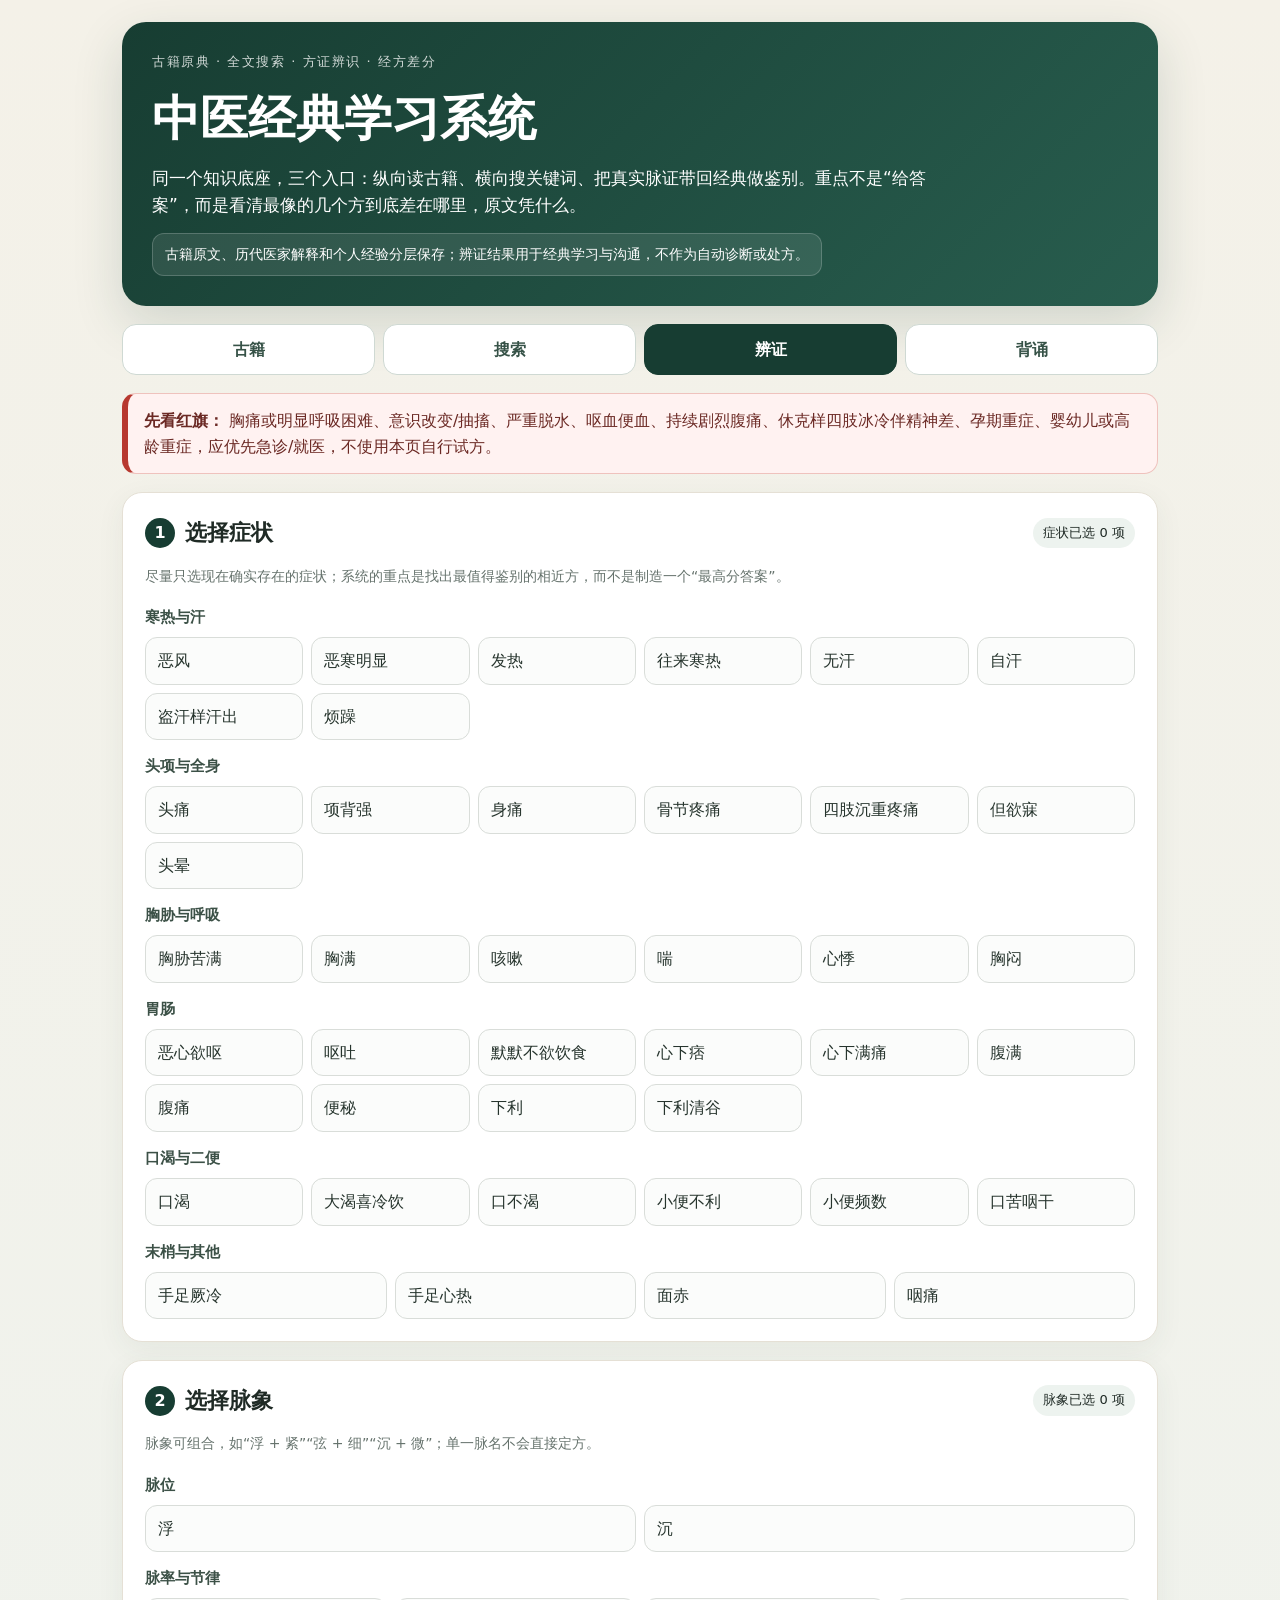
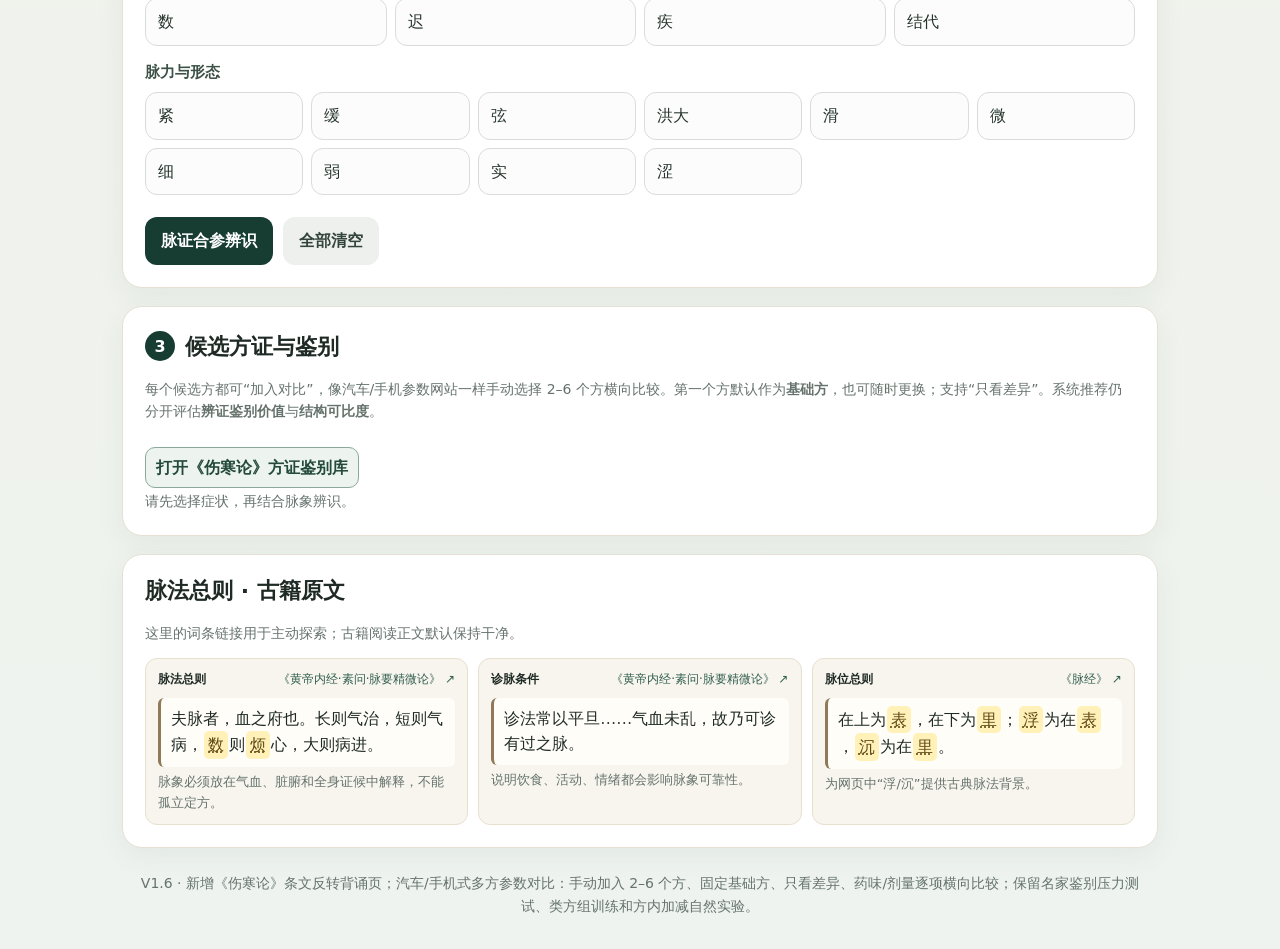
<file: index.html>
<!doctype html>
<html lang="zh-CN">
<head>
  <meta charset="utf-8">
  <meta name="viewport" content="width=device-width,initial-scale=1">
  <meta name="theme-color" content="#173d32">
  <title>中医经典学习与方证辨识</title>
  <link rel="stylesheet" href="styles.css">
  <link rel="stylesheet" href="terms.css">
  <link rel="stylesheet" href="workspace.css">
  <link rel="stylesheet" href="variation.css">
  <link rel="stylesheet" href="multi-compare.css">
</head>
<body>
<main class="wrap">
  <header class="hero">
    <div class="eyebrow">古籍原典 · 全文搜索 · 方证辨识 · 经方差分</div>
    <h1>中医经典学习系统</h1>
    <p>同一个知识底座，三个入口：纵向读古籍、横向搜关键词、把真实脉证带回经典做鉴别。重点不是“给答案”，而是看清最像的几个方到底差在哪里，原文凭什么。</p>
    <div class="hero-note">古籍原文、历代医家解释和个人经验分层保存；辨证结果用于经典学习与沟通，不作为自动诊断或处方。</div>
  </header>

  <nav class="mode-nav" aria-label="主功能"><button type="button" data-view="library">古籍</button><button type="button" data-view="search">搜索</button><button type="button" data-view="diagnosis">辨证</button><a href="recall.html">背诵</a></nav>

  <section class="app-view" data-view="library">
    <section class="panel">
      <div class="view-lead"><div><h2>古籍原典库</h2><p>点开书后直接进入正文；分卷书自动跳过根目录。阅读时保持原文干净，不自动把术语染成一片。</p></div><span id="bookStats" class="count">正在读取书目…</span></div>
      <div class="library-tools"><input id="bookFilter" class="book-filter" placeholder="筛书名 / 类别 / 医家…"><label class="import-label">加入多个 TXT<input id="txtImport" type="file" accept=".txt,text/plain" multiple></label><label class="import-label folder-import">选择 TXT 文件夹<input id="txtFolderImport" type="file" accept=".txt,text/plain" webkitdirectory directory multiple></label></div>
      <p id="importStatus" class="import-status" role="status">支持整个文件夹（包括子文件夹）的 TXT 批量导入；文件只存于当前浏览器，不上传服务器。同名书按文件夹路径区分。</p><p class="hint">公共古籍来源：中文维基文库（CC BY-SA，具体原作版权/版本状态以源页面为准）；你导入的 TXT 仅保存在当前浏览器 IndexedDB。每本书可查看来源、许可、字数和分卷抓取完整度。</p>
      <section id="importReviewPanel" class="import-review-panel" hidden aria-live="polite"></section>
      <div id="localBookList" class="book-list"></div>
    </section>
    <section id="readerPanel" class="panel reader-panel" hidden>
      <div class="reader-bar"><div><h3 id="readerTitle"></h3><p id="readerMeta"></p></div><div class="reader-actions"><button id="readerPrev" type="button">往前读</button><button id="readerBackToHit" type="button" hidden>回到命中处</button><input id="readerFind" placeholder="本书内查找"><button id="readerLookup" type="button" disabled>选中文字后查</button><button id="readerNext" type="button">往后读</button></div></div>
      <div id="readerBody" class="reader-body"></div>
    </section>
  </section>

  <section class="app-view" data-view="search">
    <section class="panel">
      <div class="view-lead"><div><h2>横向搜索古籍全文</h2><p>搜索结果只高亮你真正检索的词。倒排索引先缩小范围，默认严格确认前 80 个结果就先返回；已下载正文和索引会保存在浏览器缓存中，后续检索更快。</p></div></div>
      <div class="search-box"><input id="librarySearch" placeholder="例如：脉沉 口渴　\"胸胁苦满\"　脉沉 -烦　脉沉 OR 脉浮"><button id="librarySearchBtn" type="button">搜索</button></div>
      <p class="hint"><b>默认：</b>空格 = AND，字面量匹配，忽略大小写，顺序无关。 <b>扩展：</b><code>"原文短语"</code>、<code>-排除词</code>、<code>OR</code>。 <b>高级：</b><code>脉*</code>、<code>脉?</code> 为通配符；<code>/脉[浮沉]/</code> 为显式正则。简繁自动扩展，原文保持原样。</p>
      <div id="searchResults"><div class="empty">结果来自本站构建生成的古籍 TXT、你导入的本地 TXT，以及你自己的经验层；所有入口共用同一套搜索语义。</div></div>
    </section>
  </section>

  <section class="app-view" data-view="diagnosis">
    <section class="danger"><b>先看红旗：</b> 胸痛或明显呼吸困难、意识改变/抽搐、严重脱水、呕血便血、持续剧烈腹痛、休克样四肢冰冷伴精神差、孕期重症、婴幼儿或高龄重症，应优先急诊/就医，不使用本页自行试方。</section>
    <section class="panel"><div class="section-head"><div><span class="step">1</span><h2>选择症状</h2></div><span id="selectedCount" class="count">症状已选 0 项</span></div><p class="hint">尽量只选现在确实存在的症状；系统的重点是找出最值得鉴别的相近方，而不是制造一个“最高分答案”。</p><div id="groups"></div></section>
    <section class="panel"><div class="section-head"><div><span class="step">2</span><h2>选择脉象</h2></div><span id="pulseCount" class="count">脉象已选 0 项</span></div><p class="hint">脉象可组合，如“浮 + 紧”“弦 + 细”“沉 + 微”；单一脉名不会直接定方。</p><div id="pulseGroups"></div><div class="actions"><button id="calc">脉证合参辨识</button><button class="secondary" id="clear">全部清空</button></div></section>
    <section class="panel"><div class="section-head"><div><span class="step">3</span><h2>候选方证与鉴别</h2></div></div><p class="hint">每个候选方都可“加入对比”，像汽车/手机参数网站一样手动选择 2–6 个方横向比较。第一个方默认作为<b>基础方</b>，也可随时更换；支持“只看差异”。系统推荐仍分开评估<b>辨证鉴别价值</b>与<b>结构可比度</b>。</p><div id="results" class="empty">请先选择症状，再结合脉象辨识。</div></section>
    <section class="panel compact"><h2>脉法总则 · 古籍原文</h2><p class="hint">这里的词条链接用于主动探索；古籍阅读正文默认保持干净。</p><div id="generalClassics" class="classics general-classics"></div></section>
  </section>

  <footer>V1.6 · 新增《伤寒论》条文反转背诵页；汽车/手机式多方参数对比：手动加入 2–6 个方、固定基础方、只看差异、药味/剂量逐项横向比较；保留名家鉴别压力测试、类方组训练和方内加减自然实验。</footer>
</main>
<div id="termModal" class="term-modal" aria-hidden="true"><div id="termBody" class="term-dialog" role="dialog" aria-modal="true" aria-label="古籍词条"></div></div>
<div id="formulaLab" class="formula-lab"><div class="formula-dialog"><div id="comparePicker"></div><div id="formulaDiff"></div></div></div>
<script src="cache-setup.js"></script><script src="app.js"></script><script src="sources.js"></script><script src="terms.js"></script><script src="enhance.js"></script><script src="shanghan-catalog.generated.js"></script><script src="formula-data.js"></script><script src="compare.js"></script><script src="method-band.js"></script><script src="variation-lab.js"></script><script src="multi-compare.js"></script><script src="books/manifest.js"></script><script src="search-engine.js"></script><script src="local-library-store.js"></script><script src="shared-corpus-search.js"></script><script src="import-review-core.js"></script><script src="import-review.js"></script><script src="library.js"></script>
</body>
</html>
</file>
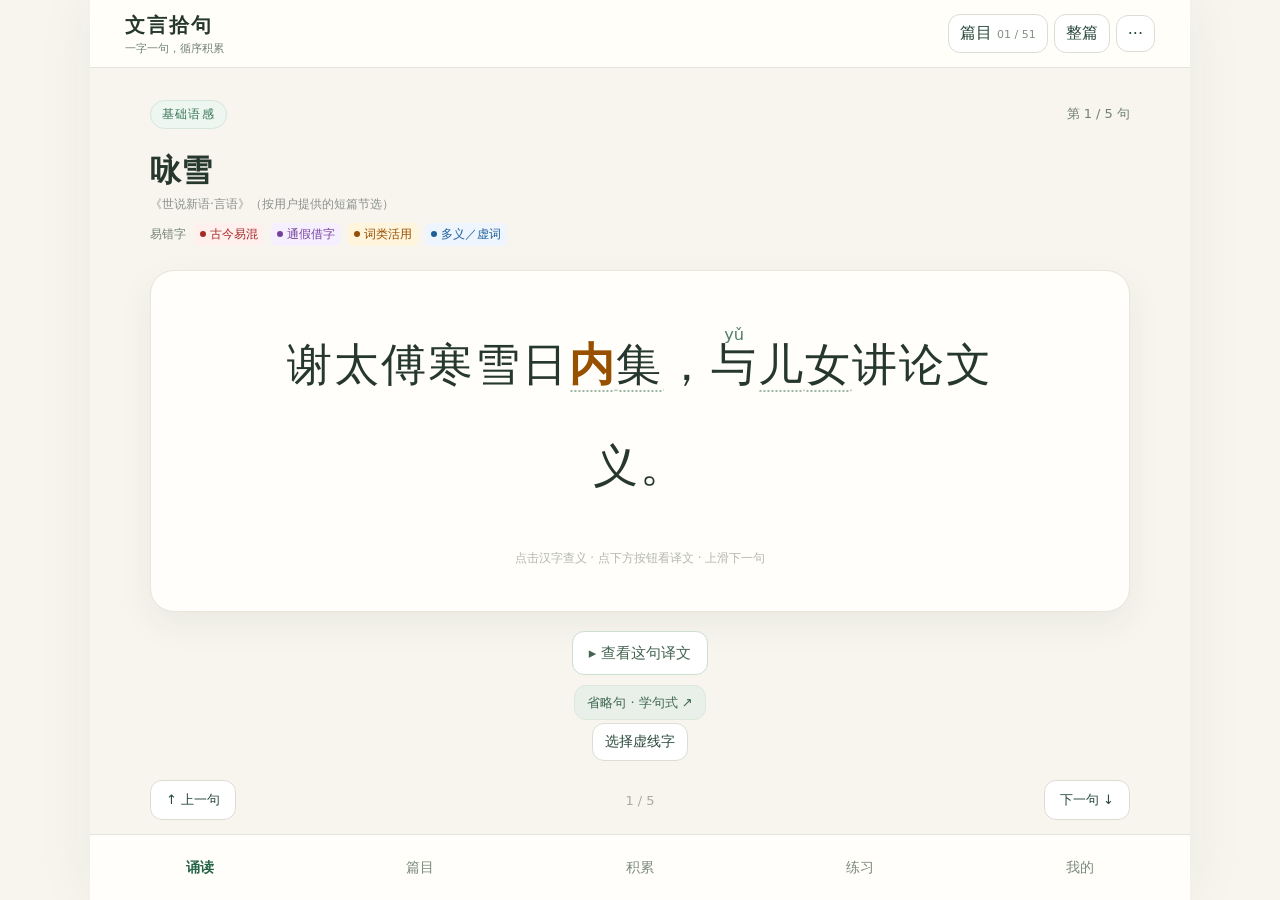
<file: wenyan/index.html>
<!doctype html>
<html lang="zh-CN"><head><meta charset="utf-8"><meta name="viewport" content="width=device-width,initial-scale=1,viewport-fit=cover"><meta name="theme-color" content="#f8f5ec"><title>文言拾句 - 初中文言文逐字翻译与练习</title><meta name="description" content="初中文言文原文、逐字释义、逐句翻译、趣味闯关与易错辨析。适合初中生自主学习。"><link rel="stylesheet" href="site-integration.css?build=20261121-owner1"><link rel="stylesheet" href="style.css?build=20261121-position-highlights1"><link rel="stylesheet" href="study-explorer.css?build=20261119-translations3"><link rel="stylesheet" href="study-editor.css?build=20261110-expand1"><link rel="stylesheet" href="translation-risks.css?build=20261121-risks1"><link rel="stylesheet" href="translation-mistakes.css?build=20261121-mistakes1"></head>
<body><div id="app">
<header><div class="brand"><b>文言拾句</b><small>一字一句，循序积累</small></div><div class="actions"><button id="choose">篇目 <span id="count">01 / 51</span></button><button id="mode" aria-label="切换逐句或整篇模式">整篇</button><button id="more">···</button></div></header>
<main id="stage">
<section id="single" class="single">
<div class="readtop"><span id="level">基础语感</span><span id="progress">第 1 / 5 句</span></div>
<h1 id="title">咏雪</h1><div id="source" class="source">《世说新语·言语》</div>
<div id="riskLegendSingle"></div>
<div class="card" id="card" tabindex="0" role="button" aria-label="点击查看译文，向上滑动读下一句"><div id="sentence" class="sentence">谢太傅寒雪日内集，与儿女讲论文义。</div><div id="translation" class="translation" hidden>谢太傅在寒冷的雪天召集家人，和子侄辈谈论文章的义理。</div><div id="tapHelp" class="taphelp">点击汉字查义 · 点下方按钮看译文</div></div><button id="showTranslation" type="button" class="translation-launch" aria-expanded="false" aria-controls="translation">▸ 查看这句译文</button>
<div id="grammarRow" class="grammarrow"></div><button id="chooseHighlights" type="button" class="highlight-launch">选择虚线字</button><button id="missionLaunch" type="button" class="mission-launch" hidden>🧩 趣味闯关 · 两道小题</button>
<div class="readfoot"><button id="prev">↑ 上一句</button><span id="dots"></span><button id="next">下一句 ↓</button></div>
</section>
<section id="whole" class="whole" hidden><div class="wholehead"><div><span id="wholeLevel"></span><h1 id="wholeTitle"></h1><small id="wholeSource"></small></div><div class="whole-actions"><button id="chooseHighlightsWhole" type="button">选择虚线字</button><button id="hideAll">隐藏译文</button></div></div><div id="riskLegendWhole"></div><div id="wholeBody"></div><button id="missionLaunchWhole" type="button" class="mission-launch" hidden>🧩 趣味闯关 · 两道小题</button><div class="wholehint">每个汉字都能点击查义；也可点每句下方的“译文 ▾”按钮查看译文。</div><div class="wenyan-ad" data-wenyan-ad="afterReading" hidden></div></section>
</main>
<nav class="bottom"><button id="homeTab" class="active">诵读</button><button id="libraryTab">篇目</button><button id="reviewTab">积累</button><button id="practiceTab" type="button">练习</button><button id="settingsTab">我的</button></nav>
<div id="overlay" class="overlay" hidden><div id="modal" class="modal" role="dialog" aria-modal="true"><div class="modalHead"><b id="modalTitle">篇目</b><button id="close" aria-label="关闭">✕</button></div><div id="modalContent"></div></div></div>
</div>
<script src="data-basic.js?build=20261111-character1"></script><script src="data-classic.js?build=20261110b"></script><script src="data-extra.js?build=20261110e"></script><script src="data-junior.js?build=20261111-junior10"></script><script src="data-junior-batch2a.js?build=20261112-graded15a1"></script><script src="data-junior-batch2b.js?build=20261112-graded15b1"></script><script src="data-junior-batch2c.js?build=20261115-guanchao-expanded1"></script><script src="data-chushi-full.js?build=20261115-reverse2"></script><script src="study-annotations.js?build=20261110-yu3"></script><script src="pinyin.js?build=20261121-linked"></script><script src="study-editor.js?build=20261113-fastclassics"></script><script src="study-verified-characters.js?build=20261111-char1"></script><script src="study-junior-glosses.js?build=20261113-all51"></script><script src="translation-risks.js?build=20261121-risks2"></script><script src="translation-mistakes.js?build=20261121-mistakes3"></script><script src="site-config.js?build=20261121-owner1"></script><script src="site-integration.js?build=20261121-entrysplit1"></script><script src="app.js?build=20261121-owner1"></script><script src="study-crosslesson.js?build=20261111-semantic-fixes"></script><script src="study-verified-extra.js?build=20261111-character1"></script><script src="study-verified-more2.js?build=20261111-common5"></script><script src="study-verified-common3.js?build=20261111-audit1"></script><script src="study-verified-corpus.js?build=20261111-character1"></script><script src="study-verified-batch4.js?build=20261111-audit4"></script><script src="study-verified-batch5.js?build=20261111-audit5"></script><script src="study-verified-batch6.js?build=20261111-audit6"></script><script src="study-verified-batch7.js?build=20261111-verified7"></script><script src="study-verified-batch8.js?build=20261112-zhu1"></script><script src="study-verified-batch9.js?build=20261113-intellect1"></script><script src="study-verified-batch10.js?build=20261113-zhi8"></script><script src="study-verified-batch11.js?build=20261114-jigai5"></script><script src="study-verified-batch12.js?build=20261114-jing-diameter"></script><script src="study-lesson-character-glosses.js?build=20261114-origin-allwords"></script><script src="study-reference-dictionary.js?build=20261121-ref-linked"></script><script src="study-chushi-character-glosses.js?build=20261115-reverse2"></script><script src="study-guanchao-reverse-glosses.js?build=20261115-guanchao-203"></script><script src="study-complete-glosses.js?build=20261119-all6446b"></script><script src="study-school-examples.js?build=20261121-school1"></script><script src="study-translated-classics.js?build=20261119-man12"></script><script src="study-grammar-more.js?build=20261111-audit1"></script><script src="junior-curriculum.js?build=20261111-ladder1"></script><script src="study-candidate-quality.js?build=20261114-punctuated1"></script><script src="study-linked-translations.js?build=20261121-linked1"></script><script src="study-explorer.js?build=20261121-mistakes1"></script>
</body></html>
</file>
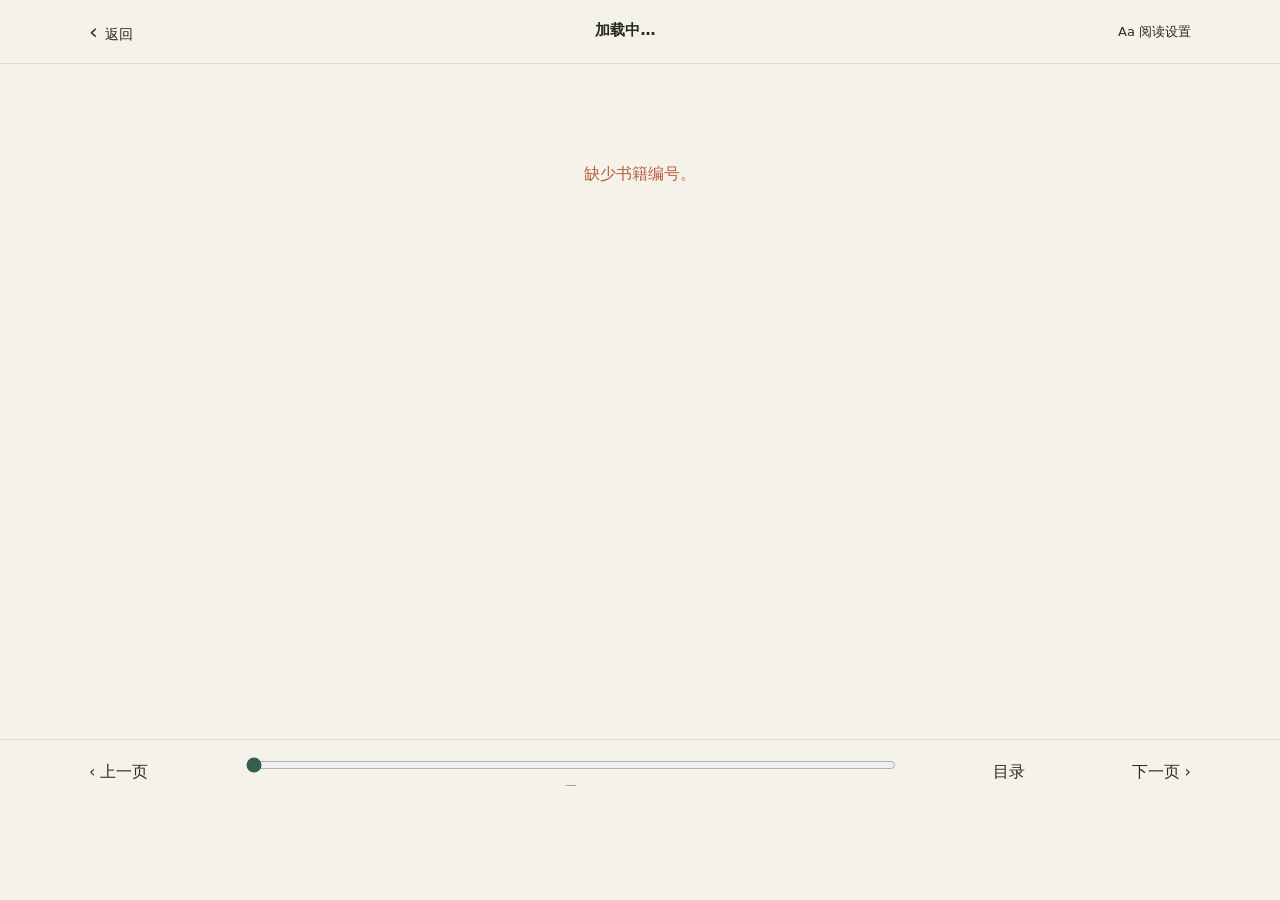
<file: reader.html>
<!doctype html>
<html lang="zh-CN"><head><meta charset="utf-8"><meta name="viewport" content="width=device-width,initial-scale=1">
<meta name="theme-color" content="#f5f2e9"><title>古籍阅读 · 中医经典学习系统</title><link rel="stylesheet" href="reader.css"></head>
<body class="reading-day">
<header class="reader-top">
  <button id="goBack" type="button" title="返回书库或搜索结果">‹ <span>返回</span></button>
  <div class="reader-titles"><strong id="bookTitle">加载中…</strong><small id="bookInfo"></small></div>
  <button id="settingsToggle" type="button">Aa 阅读设置</button>
</header>
<aside id="settings" class="reader-settings" hidden>
  <label>字号 <button id="fontDown" type="button">A−</button><output id="fontSize">21</output><button id="fontUp" type="button">A＋</button></label>
  <label>背景 <button id="themeDay" type="button">纸张</button><button id="themeNight" type="button">夜间</button></label>
</aside>
<main id="readerMain" class="reader-main">
  <div id="loading" class="reader-message">正在打开古籍正文…</div>
  <article id="textBody" class="book-paper" aria-label="古籍正文" hidden></article>
  <div id="readerError" class="reader-error" hidden></div>
</main>
<footer class="reader-bottom">
  <button id="prevPage" type="button">‹ 上一页</button>
  <div class="reader-progress">
    <input id="progressSlider" type="range" min="0" max="1000" value="0" aria-label="阅读进度">
    <small id="progressLabel">—</small>
  </div>
  <button id="tocToggle" type="button">目录</button>
  <button id="nextPage" type="button">下一页 ›</button>
</footer>
<aside id="tocPanel" class="toc-panel" hidden>
 <div class="toc-head"><strong>本书目录</strong><button id="tocClose" type="button">关闭</button></div>
 <div id="tocContents" class="toc-list"></div>
</aside>
<script src="books/manifest.js"></script><script src="search-engine.js"></script><script src="local-library-store.js"></script><script src="reader.js"></script>
</body></html>
</file>
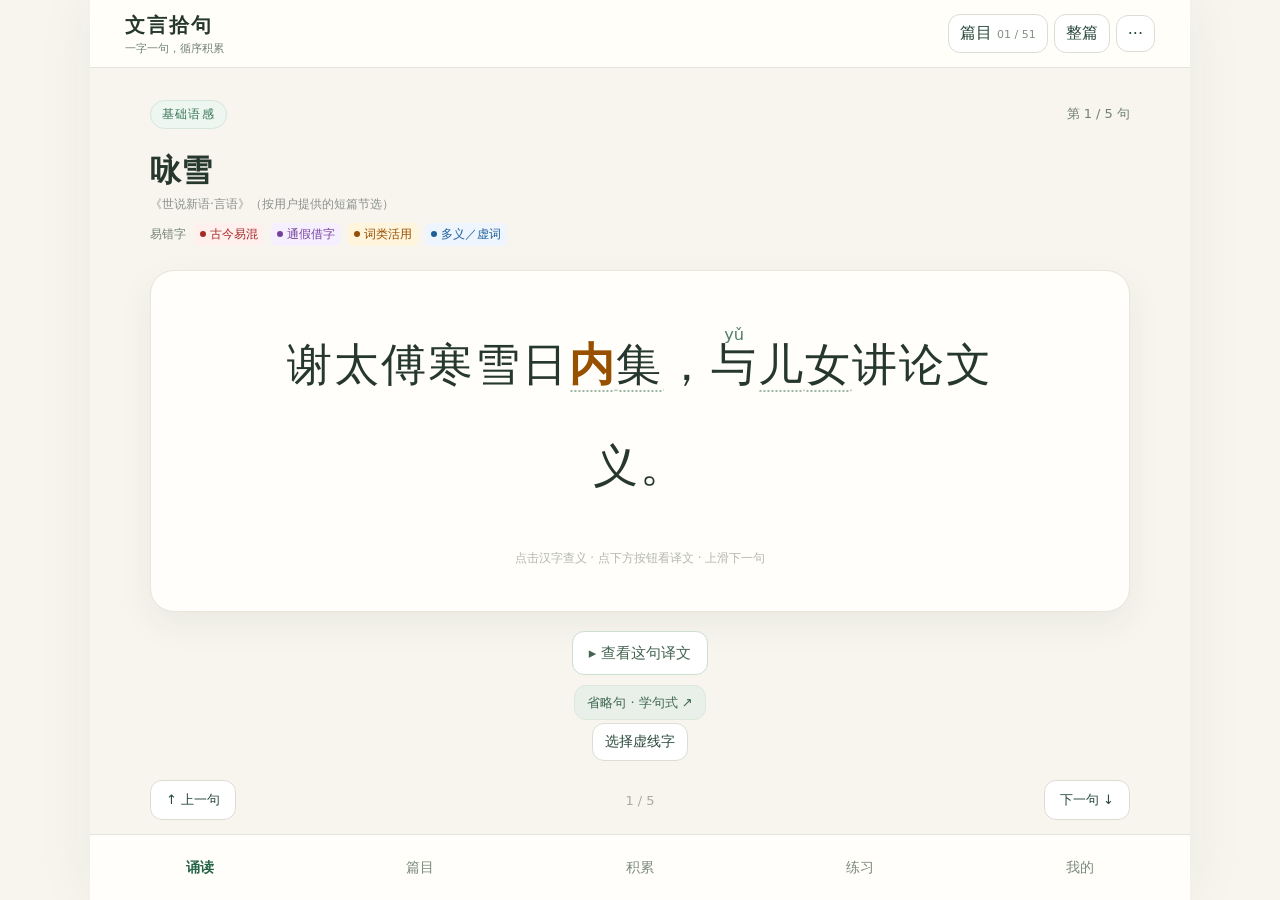
<file: wenyan/entry-char1-chatgpt.html>
<!doctype html>
<html lang="zh-CN"><head>
<meta charset="utf-8"><meta name="viewport" content="width=device-width,initial-scale=1">
<meta name="robots" content="noindex,follow">
<title>文言拾句 · 经典学习入口</title>
<link rel="canonical" href="https://junweiqu-png.github.io/shanghan-selector/wenyan/">
<script>location.replace("./?v=20261111-char1&utm_source=chatgpt.com"+location.hash);</script>
<noscript><meta http-equiv="refresh" content="0;url=./?v=20261111-char1&amp;utm_source=chatgpt.com"></noscript>
</head><body><p>正在打开文言拾句 经典学习入口…</p>
<a href="./?v=20261111-char1&amp;utm_source=chatgpt.com">继续访问</a></body></html>
</file>
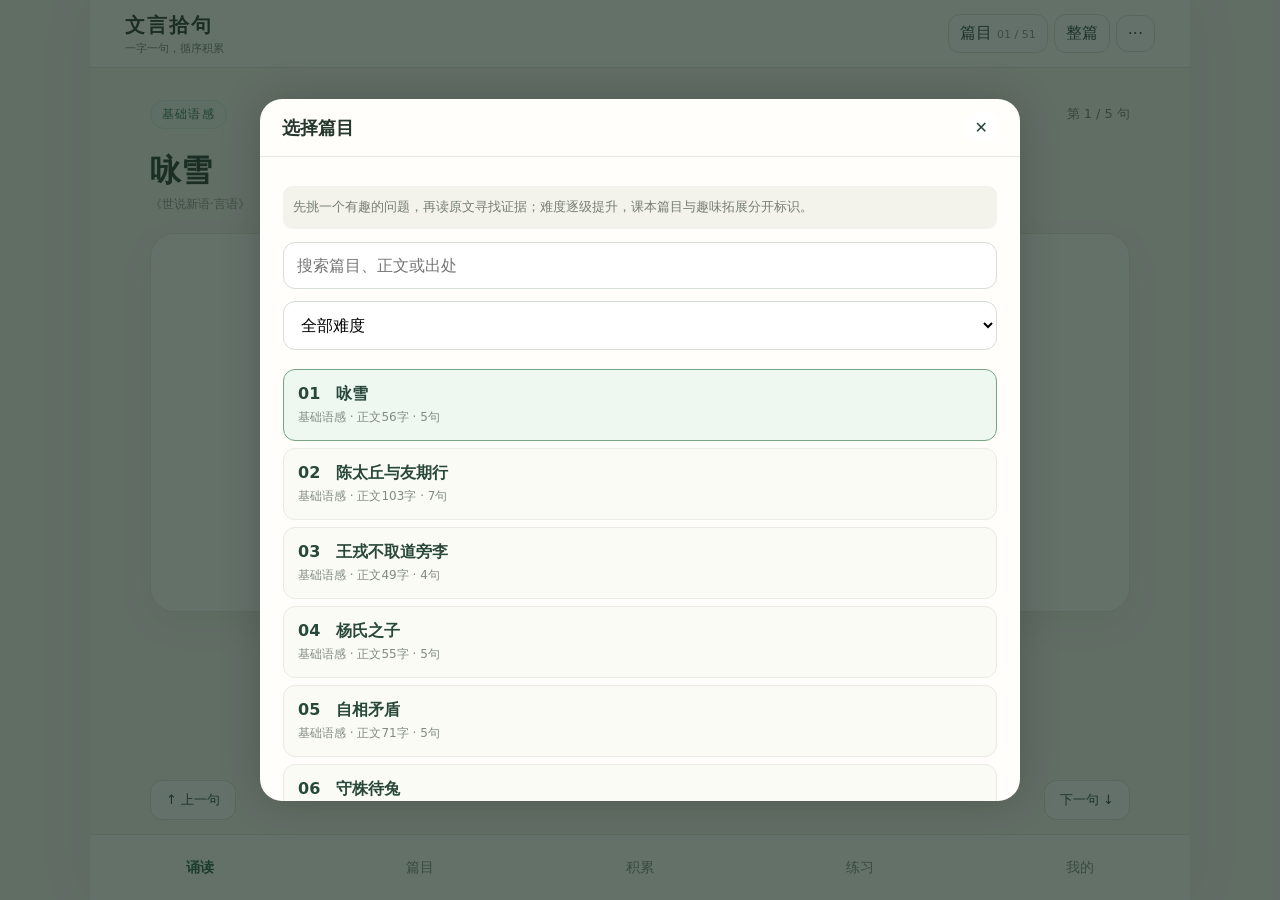
<file: wenyan/entry-library.html>
<!doctype html>
<html lang="zh-CN"><head>
<meta charset="utf-8"><meta name="viewport" content="width=device-width,initial-scale=1">
<meta name="robots" content="noindex,follow">
<title>文言拾句 · 篇目列表</title>
<link rel="canonical" href="https://junweiqu-png.github.io/shanghan-selector/wenyan/">
<script>location.replace("./?view=library"+location.hash);</script>
<noscript><meta http-equiv="refresh" content="0;url=./?view=library"></noscript>
</head><body><p>正在打开文言拾句 篇目列表…</p>
<a href="./?view=library">继续访问</a></body></html>
</file>
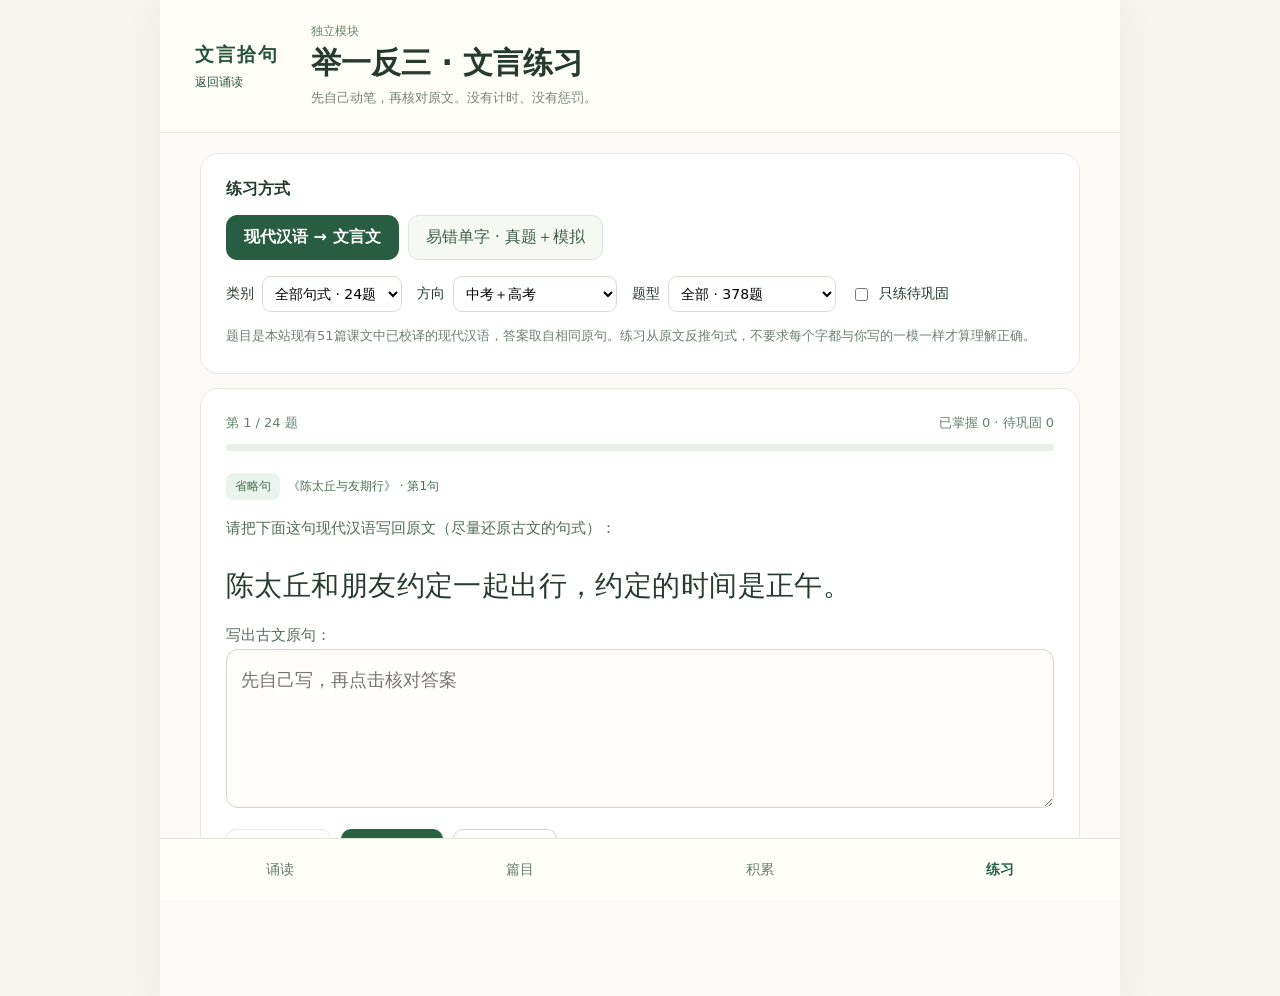
<file: wenyan/practice.html>
<!doctype html>
<html lang="zh-CN">
<head><meta charset="utf-8"><meta name="viewport" content="width=device-width,initial-scale=1,viewport-fit=cover">
<meta name="theme-color" content="#f8f5ec"><title>文言拾句 · 练习</title>
<link rel="stylesheet" href="practice.css?build=20261115-mock1"><link rel="stylesheet" href="translation-mistakes.css?build=20261121-mistakes1"></head>
<body>
<div class="page">
<header class="site-header"><a href="./" class="brand"><b>文言拾句</b><small>返回诵读</small></a>
<div><span class="eyebrow">独立模块</span><h1>举一反三 · 文言练习</h1><p>先自己动笔，再核对原文。没有计时、没有惩罚。</p></div></header>
<main>
<section class="intro"><h2>练习方式</h2><div id="modes" class="mode-picker" role="group" aria-label="选择练习类型">
<button type="button" data-mode="reverse" class="current">现代汉语 → 文言文</button>
<button type="button" data-mode="exam">易错单字 · 真题＋模拟</button></div>
<div class="filters"><label>类别 <select id="topicFilter" aria-label="按句式筛选"><option value="all">全部句式</option></select></label>
<label id="levelWrap" hidden>方向 <select id="examLevel"><option value="all">中考＋高考</option><option value="中考">中考方向（含模拟）</option><option value="高考">高考真题／拆解</option></select></label>
<label id="questionTypeWrap" hidden>题型 <select id="questionType" aria-label="选择原题、真题拆解或模拟题"><option value="all">全部题目</option><option value="original">考试原题</option><option value="adapted">真题考点拆解</option><option value="mock">课文模拟题</option></select></label>
<label class="weak-filter"><input type="checkbox" id="weakOnly"> 只练待巩固</label></div>
<div class="batch-actions" id="batchActions" hidden><button id="shuffleBatch" type="button" hidden>🎲 随机换一批（10题）</button><span id="batchInfo" class="batch-info" hidden aria-live="polite"></span></div>
<p class="explain" id="modeExplainer"></p></section>
<section class="workout" aria-live="polite">
<div class="work-head"><span id="position"></span><span id="score"></span></div>
<div class="progress" role="progressbar" aria-label="本组练习进度"><span id="progressBar"></span></div>
<div id="questionRegion"><noscript>请启用 JavaScript 后练习。</noscript></div>
</section>
</main>
<nav class="bottom" aria-label="学习模块"><a href="./">诵读</a><a href="./?view=library">篇目</a><a href="./?view=review">积累</a><a href="practice.html" class="active" aria-current="page">练习</a></nav>
</div>
<script src="data-basic.js?build=20261111-character1"></script>
<script src="data-classic.js?build=20261110b"></script>
<script src="data-extra.js?build=20261110e"></script>
<script src="data-junior.js?build=20261111-junior10"></script>
<script src="data-junior-batch2a.js?build=20261112-graded15a1"></script>
<script src="data-junior-batch2b.js?build=20261112-graded15b1"></script>
<script src="data-junior-batch2c.js?build=20261115-guanchao-expanded1"></script>
<script src="data-chushi-full.js?build=20261115-reverse2"></script>
<script src="practice-data.js?build=20261115-chushi-full1"></script>
<script src="translation-mistakes.js?build=20261121-mistakes3"></script><script src="practice.js?build=20261121-mistakes1"></script>
<script src="site-config.js?build=20261121-owner1"></script><script src="site-integration.js?build=20261121-owner1"></script>
</body></html>
</file>
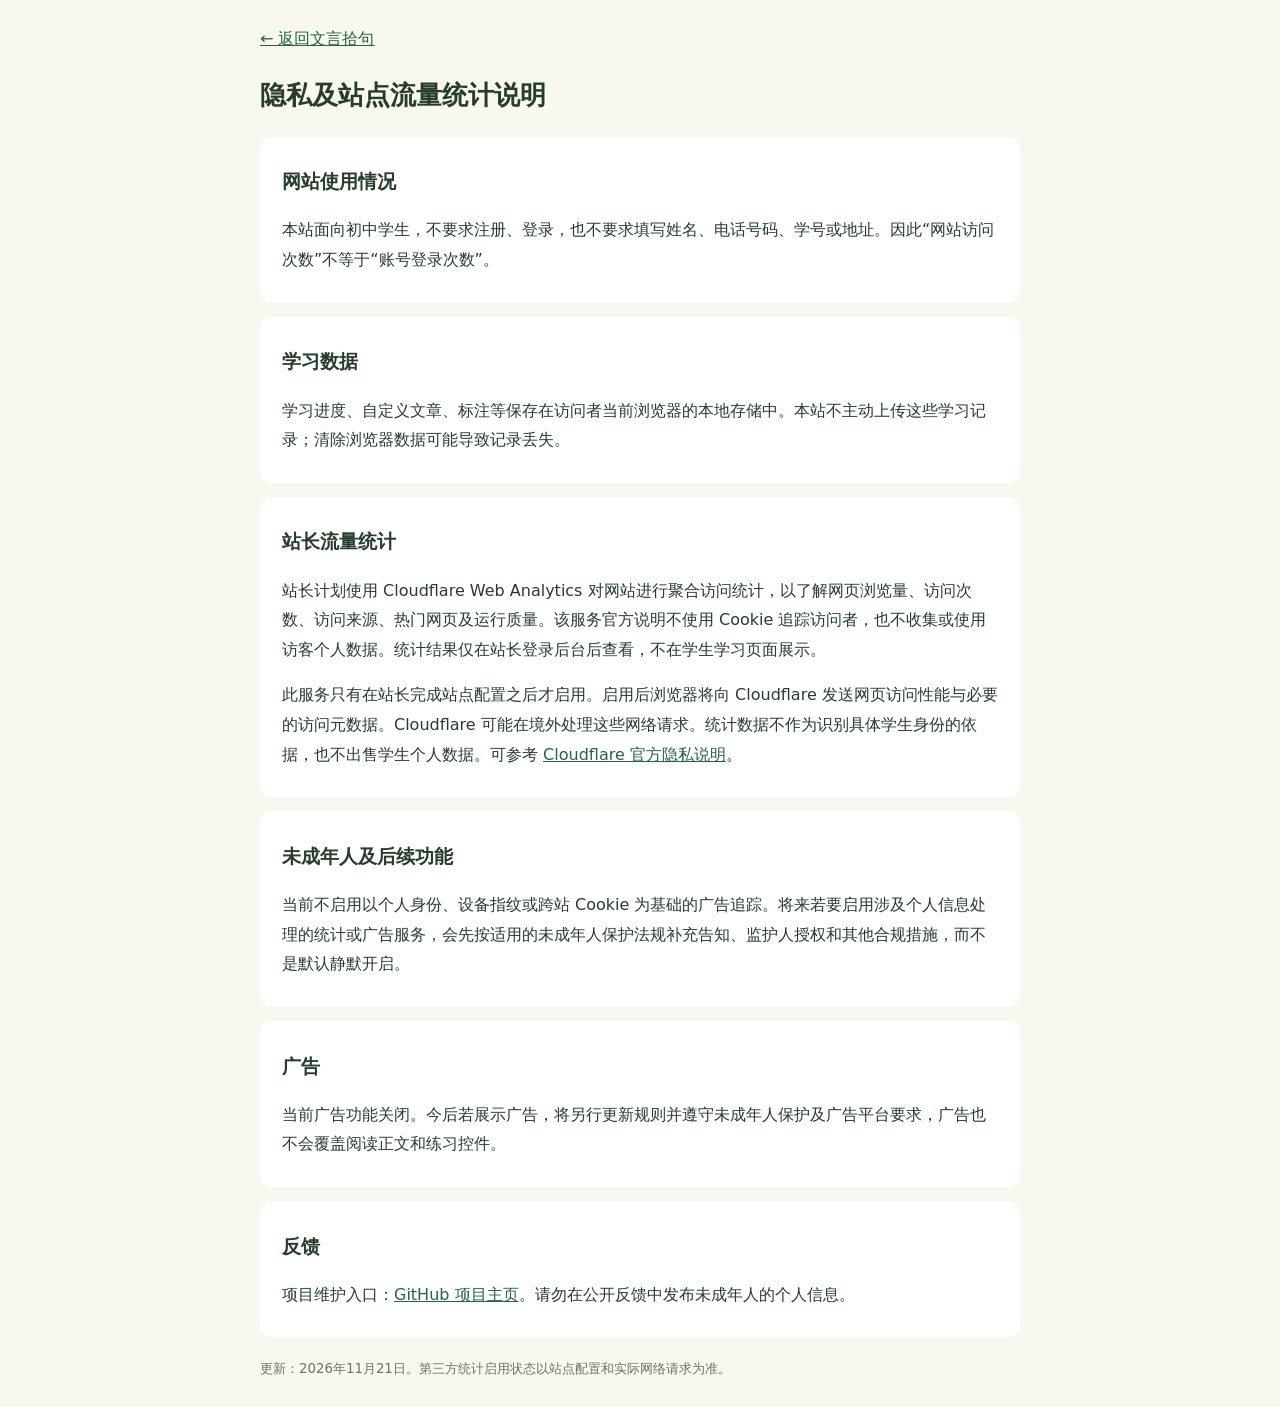
<file: wenyan/privacy.html>
<!doctype html>
<html lang="zh-CN">
<head><meta charset="utf-8"><meta name="viewport" content="width=device-width,initial-scale=1"><title>隐私及站点流量统计说明 - 文言拾句</title>
<style>body{max-width:760px;margin:24px auto;padding:0 18px;font:16px/1.85 system-ui,-apple-system,"Microsoft Yahei",sans-serif;background:#f8f7f0;color:#263d2d}h1{font-size:26px}h2{font-size:19px}a{color:#246448}section{background:white;border-radius:12px;padding:12px 22px;margin-bottom:14px}small{color:#657768}</style>
</head>
<body><p><a href="./">← 返回文言拾句</a></p><h1>隐私及站点流量统计说明</h1>
<section><h2>网站使用情况</h2><p>本站面向初中学生，不要求注册、登录，也不要求填写姓名、电话号码、学号或地址。因此“网站访问次数”不等于“账号登录次数”。</p></section>
<section><h2>学习数据</h2><p>学习进度、自定义文章、标注等保存在访问者当前浏览器的本地存储中。本站不主动上传这些学习记录；清除浏览器数据可能导致记录丢失。</p></section>
<section><h2>站长流量统计</h2><p>站长计划使用 Cloudflare Web Analytics 对网站进行聚合访问统计，以了解网页浏览量、访问次数、访问来源、热门网页及运行质量。该服务官方说明不使用 Cookie 追踪访问者，也不收集或使用访客个人数据。统计结果仅在站长登录后台后查看，不在学生学习页面展示。</p><p>此服务只有在站长完成站点配置之后才启用。启用后浏览器将向 Cloudflare 发送网页访问性能与必要的访问元数据。Cloudflare 可能在境外处理这些网络请求。统计数据不作为识别具体学生身份的依据，也不出售学生个人数据。可参考 <a href="https://developers.cloudflare.com/web-analytics/about/" target="_blank" rel="noopener noreferrer">Cloudflare 官方隐私说明</a>。</p></section>
<section><h2>未成年人及后续功能</h2><p>当前不启用以个人身份、设备指纹或跨站 Cookie 为基础的广告追踪。将来若要启用涉及个人信息处理的统计或广告服务，会先按适用的未成年人保护法规补充告知、监护人授权和其他合规措施，而不是默认静默开启。</p></section>
<section><h2>广告</h2><p>当前广告功能关闭。今后若展示广告，将另行更新规则并遵守未成年人保护及广告平台要求，广告也不会覆盖阅读正文和练习控件。</p></section>
<section><h2>反馈</h2><p>项目维护入口：<a href="https://github.com/junweiqu-png/shanghan-selector">GitHub 项目主页</a>。请勿在公开反馈中发布未成年人的个人信息。</p></section>
<p><small>更新：2026年11月21日。第三方统计启用状态以站点配置和实际网络请求为准。</small></p>
</body></html>
</file>
<file: styles.css>
:root{font-family:Inter,system-ui,-apple-system,"Segoe UI","PingFang SC","Microsoft YaHei",sans-serif;color:#1f2a25;background:#f4f1e8;line-height:1.6}*{box-sizing:border-box}body{margin:0;background:linear-gradient(#f4f1e8,#eef3ef)}.wrap{max-width:1080px;margin:auto;padding:22px}.hero{background:linear-gradient(135deg,#173d32,#285d4e);color:#fff;border-radius:24px;padding:30px;box-shadow:0 18px 50px #173d3228}.eyebrow{font-size:13px;letter-spacing:.12em;opacity:.8}.hero h1{font-size:clamp(30px,5vw,48px);margin:.15em 0}.hero p{max-width:780px;font-size:17px;margin:8px 0 14px}.hero-note{display:inline-block;background:#ffffff18;border:1px solid #ffffff30;border-radius:12px;padding:9px 12px;font-size:14px}.danger{margin:18px 0;background:#fff2f1;border:1px solid #efc2bd;border-left:6px solid #b7382f;border-radius:14px;padding:14px 16px;color:#6b2924}.panel{background:#fff;border:1px solid #e5e0d5;border-radius:20px;padding:22px;margin-top:18px;box-shadow:0 8px 28px #314a3d10}.compact{padding-top:18px}.section-head{display:flex;justify-content:space-between;gap:12px;align-items:center}.section-head>div{display:flex;align-items:center;gap:10px}.step{display:grid;place-items:center;width:30px;height:30px;border-radius:50%;background:#173d32;color:#fff;font-weight:700}h2{margin:0;font-size:22px}.hint,.empty,footer{color:#66736d;font-size:14px}.count{font-size:13px;background:#edf3ef;border-radius:999px;padding:5px 10px}.group{margin-top:18px}.group h3{font-size:15px;margin:0 0 8px;color:#3c5147}.sym-grid{display:grid;grid-template-columns:repeat(auto-fit,minmax(150px,1fr));gap:8px}.sym{appearance:none;border:1px solid #d9ddd9;background:#fbfcfb;color:#26342d;border-radius:12px;padding:10px 12px;text-align:left;cursor:pointer;transition:.15s}.sym:hover{border-color:#7f9d8e}.sym.on{background:#173d32;color:#fff;border-color:#173d32;box-shadow:0 3px 10px #173d3220}.actions{display:flex;gap:10px;flex-wrap:wrap;margin-top:22px}button{font:inherit}#calc,.secondary{border:0;border-radius:12px;padding:11px 16px;cursor:pointer;font-weight:700}#calc{background:#173d32;color:#fff}.secondary{background:#edf0ed;color:#33443b}.result{border:1px solid #e0e5e1;border-radius:16px;padding:17px;margin:12px 0;background:#fcfdfc}.result.top{border-color:#8eb1a0;box-shadow:0 4px 18px #173d3212}.rhead{display:flex;gap:12px;justify-content:space-between;align-items:flex-start}.rhead h3{font-size:21px;margin:0}.badge{display:inline-block;font-size:12px;border-radius:999px;padding:3px 8px;margin-left:6px;background:#edf3ef;color:#315245;vertical-align:middle}.score{font-weight:800;color:#8a4d16;white-space:nowrap}.meter{height:7px;background:#edf0ed;border-radius:999px;overflow:hidden;margin:10px 0 14px}.meter i{display:block;height:100%;background:#315e4e;border-radius:999px}.chips{display:flex;gap:6px;flex-wrap:wrap}.chip{font-size:12px;background:#edf3ef;border-radius:999px;padding:3px 8px}.chip.miss{background:#fff0e8;color:#8a4d16}.chip.bad{background:#fff0f0;color:#9b3030}.why{display:grid;grid-template-columns:1fr 1fr;gap:12px;margin-top:12px}.why>div{background:#f7f8f6;border-radius:12px;padding:10px 12px}.why b{font-size:13px}.why p{margin:4px 0 0;font-size:13px;color:#59665f}.warning{margin-top:12px;border-left:4px solid #c47522;background:#fff8ea;padding:9px 11px;font-size:13px;color:#76501e;border-radius:8px}.source{margin-top:10px;padding-top:10px;border-top:1px dashed #d9ddd9;color:#56645d;font-size:13px}.explain-grid{display:grid;grid-template-columns:repeat(4,1fr);gap:10px;margin-top:14px}.explain-grid>div{background:#f7f8f6;border-radius:12px;padding:12px}.explain-grid p{font-size:13px;color:#66736d;margin:4px 0 0}footer{text-align:center;padding:24px 8px 10px}@media(max-width:700px){.wrap{padding:12px}.hero{padding:22px;border-radius:18px}.panel{padding:16px}.sym-grid{grid-template-columns:repeat(2,1fr)}.why,.explain-grid{grid-template-columns:1fr}.rhead{display:block}.score{margin-top:4px}}
.chip.pulse{background:#edf0ff;color:#3f4b82}.group+.group{margin-top:14px}
.classics{margin-top:14px;border-top:1px solid #e3e6e2;padding-top:12px}.classics-title{font-weight:800;margin-bottom:8px}.classic-item{background:#f7f5ee;border:1px solid #e8e0cf;border-radius:12px;padding:11px 12px;margin-top:8px}.classic-head{display:flex;justify-content:space-between;gap:10px;align-items:center;font-size:12px}.classic-head span{font-weight:700}.classic-head a{color:#315e4e;text-decoration:none}.classic-item blockquote{margin:8px 0 5px;padding:8px 10px;border-left:3px solid #8f7958;background:#fffdf8;border-radius:6px;font-family:"Songti SC","STSong",serif}.classic-item p{margin:4px 0 0;color:#66736d;font-size:13px}.general-classics{display:grid;grid-template-columns:repeat(3,1fr);gap:10px;border-top:0;padding-top:0}.general-classics .classic-item{margin-top:0}@media(max-width:700px){.general-classics{grid-template-columns:1fr}.classic-head{align-items:flex-start;flex-direction:column}}
</file>
<file: terms.css>
.term-link{appearance:none;border:0;background:#fff1b8;color:#5f4713;padding:1px 4px;margin:0 1px;border-radius:5px;cursor:pointer;font-family:inherit;font-size:inherit;line-height:inherit;text-decoration:underline;text-decoration-style:dotted;text-underline-offset:2px}.term-link:hover{background:#ffe486}.term-modal{position:fixed;inset:0;background:#14261f80;display:none;align-items:flex-start;justify-content:center;padding:5vh 14px;z-index:9999;overflow:auto}.term-modal.open{display:flex}.term-dialog{width:min(760px,100%);background:#fffdf8;border-radius:20px;padding:20px;box-shadow:0 24px 80px #0005}.term-title{display:flex;justify-content:space-between;align-items:flex-start;gap:16px}.term-title h2{font-size:28px;margin:2px 0 0}.term-title .eyebrow{color:#65766e}.term-close{border:0;background:#edf0ed;width:36px;height:36px;border-radius:50%;font-size:25px;line-height:1;cursor:pointer;color:#405148}.term-brief{background:#edf3ef;border-radius:12px;padding:11px 13px;color:#43534b}.term-refs{display:grid;gap:10px}.term-ref{background:#f8f6ef;border:1px solid #e7dfcf;border-radius:13px;padding:12px}.term-ref blockquote{margin:9px 0;padding:9px 11px;background:#fff;border-left:3px solid #8f7958;border-radius:7px;font-family:"Songti SC","STSong",serif}.term-ref p{font-size:13px;color:#65716b;margin:5px 0 0}.term-more{margin-top:14px;padding-top:12px;border-top:1px dashed #d9ddd9}.term-more a{color:#245b48;font-weight:700;text-decoration:none}.book-shelf{display:grid;grid-template-columns:repeat(auto-fit,minmax(180px,1fr));gap:9px;margin-top:14px}.book-chip{display:flex;flex-direction:column;gap:2px;padding:10px 12px;border:1px solid #dde3de;border-radius:12px;background:#f9fbf9;color:#263b31;text-decoration:none}.book-chip:hover{border-color:#8eaa9c;background:#f2f7f3}.book-chip b{font-size:14px}.book-chip small{color:#7a857f;font-size:11px}@media(max-width:700px){.term-modal{padding:2vh 8px}.term-dialog{padding:16px;border-radius:16px}.term-title h2{font-size:24px}.book-shelf{grid-template-columns:repeat(2,1fr)}}
</file>
<file: workspace.css>
.mode-nav{display:grid;grid-template-columns:repeat(3,1fr);gap:8px;margin:18px 0}.mode-nav button{border:1px solid #cfd9d3;background:#fff;border-radius:14px;padding:12px 10px;font-weight:800;color:#365247;cursor:pointer}.mode-nav button.active{background:#173d32;color:#fff;border-color:#173d32}.app-view{display:none}.app-view.active{display:block}.view-lead{display:flex;justify-content:space-between;gap:16px;align-items:flex-start}.view-lead p{margin:.35rem 0;color:#66736d}.library-tools{display:flex;gap:10px;flex-wrap:wrap;align-items:center;margin-top:14px}.book-filter{flex:1;min-width:220px;border:1px solid #ccd8d1;border-radius:12px;padding:10px 12px;font-size:15px;background:#fff}.import-label{display:inline-flex;align-items:center;gap:8px;border-radius:12px;background:#173d32;color:#fff;padding:10px 14px;font-weight:700;cursor:pointer}.import-label input{display:none}.book-stats{font-size:13px;color:#66736d}.book-list{display:grid;grid-template-columns:repeat(auto-fill,minmax(210px,1fr));gap:10px;margin-top:16px}.book-card{position:relative;text-align:left;border:1px solid #dce2de;background:#fff;border-radius:14px;padding:13px;min-height:96px}.book-card>b,.book-card button>b{display:block;font-size:16px}.book-card span,.book-card small,.user-book button span,.user-book button small{display:block;color:#6b7771;margin-top:4px}.book-card.ready{cursor:pointer;border-color:#9db8aa;background:#fbfdfc}.book-card.pending{opacity:.55}.user-book{padding:0;display:flex}.user-book>button:first-child{flex:1;text-align:left;border:0;background:transparent;padding:13px;cursor:pointer}.book-delete{position:absolute;right:7px;top:7px;border:0;background:#f2ece7;color:#875b4a;border-radius:50%;width:28px;height:28px;cursor:pointer}.reader-panel{margin-top:16px}.reader-bar{display:flex;justify-content:space-between;gap:14px;align-items:flex-start;border-bottom:1px solid #e2e6e3;padding-bottom:12px}.reader-bar h3{margin:0;font-size:22px}.reader-bar p{margin:4px 0 0;color:#6b7771;font-size:13px}.reader-actions{display:flex;gap:7px;flex-wrap:wrap}.reader-actions button,.reader-actions input{border:1px solid #d5ddd8;border-radius:10px;padding:8px 10px;background:#fff}.reader-body{font-family:"Songti SC","STSong",serif;font-size:17px;line-height:1.9;max-height:68vh;overflow:auto;padding:10px 0}.reader-line{margin:0;padding:3px 8px 3px 48px;position:relative;border-radius:7px}.reader-line:hover{background:#faf8f0}.reader-line>span:first-child{position:absolute;left:8px;color:#a6ada9;font-family:system-ui;font-size:11px}.formula-link{appearance:none;border:0;border-bottom:1px dashed #8b5f2f;background:#fff4cf;color:#704618;border-radius:4px;padding:0 3px;font:inherit;cursor:pointer}.formula-link:hover{background:#ffe59a}.search-box{display:flex;gap:8px;margin-top:14px}.search-box input{flex:1;border:1px solid #ccd8d1;border-radius:13px;padding:12px 14px;font-size:16px}.search-box button{border:0;background:#173d32;color:#fff;border-radius:12px;padding:0 18px;font-weight:800}.search-summary{margin:16px 0 8px;color:#4d655a;font-weight:700}.search-hit{display:block;width:100%;text-align:left;border:1px solid #e0e4e1;background:#fff;border-radius:12px;padding:11px 12px;margin:8px 0;cursor:pointer}.search-hit>b{margin-right:8px}.search-hit>span{font-size:12px;color:#8a948f}.search-hit p{margin:5px 0 0;color:#4f5d56}.search-hit mark{background:#ffe8a3}.search-hit small{display:block;margin-top:6px;color:#89938e;font-size:11px}.search-mark{background:#ffd75a;color:inherit;border-radius:3px;padding:0 1px;box-shadow:0 0 0 1px #e5b82f55}.search-match-link{background:#ffd75a!important;color:#513b00!important;border-color:#b88b00!important}.note-hits .search-mark,.corpus-evidence-hit .search-mark,.reader-body .search-mark{background:#ffd75a}.compare-btn{margin:10px 0 2px;border:1px solid #8ba99a;background:#edf4f0;color:#244a3b;border-radius:10px;padding:7px 10px;font-weight:700;cursor:pointer}.formula-lab{position:fixed;inset:0;background:#13211ab8;display:none;z-index:70;padding:18px;overflow:auto}.formula-lab.open{display:block}.formula-dialog{max-width:980px;margin:3vh auto;background:#fff;border-radius:20px;padding:18px;box-shadow:0 24px 80px #0005}.compare-picker{display:flex;gap:8px;flex-wrap:wrap;align-items:stretch;padding:10px 0}.compare-picker span{color:#68756e;font-size:13px;align-self:center}.compare-picker button{border:1px solid #d0d9d4;background:#f8faf9;border-radius:13px;padding:8px 10px;cursor:pointer;text-align:left}.compare-picker button strong,.compare-picker button small{display:block}.compare-picker button small{color:#728078;margin-top:3px;font-size:11px}.compare-picker-top{display:flex;justify-content:space-between;gap:10px;align-items:center;border-bottom:1px solid #e3e7e4;padding-bottom:10px}.compare-picker-top select{margin-left:6px;border:1px solid #ccd6d0;border-radius:9px;padding:7px 9px;background:#fff}.compare-picker-top span{font-size:12px;color:#77847d}.diff-head{display:flex;justify-content:space-between;align-items:flex-start}.diff-head h3{font-size:24px;margin:0}.compare-reason{margin:5px 0 0;color:#6b7972;font-size:12px}.diff-close{border:0;background:#edf0ee;border-radius:50%;width:34px;height:34px;font-size:22px;cursor:pointer}.diff-summary,.thinking-q,.variant-note,.safety-mini{border-radius:12px;padding:10px 12px;margin:10px 0}.diff-summary{background:#f2f7f4}.thinking-q{background:#fff7df}.variant-note{background:#fff2ec;color:#7a4d3b}.safety-mini{background:#f4f4f4;color:#68736d;font-size:12px}.diff-table-wrap{overflow:auto}.diff-table{border-collapse:collapse;width:100%;font-size:14px}.diff-table th,.diff-table td{border-bottom:1px solid #e2e6e3;padding:8px;text-align:left;white-space:nowrap}.diff-table .chg-diff{background:#fffaf0}.clause-diff{display:grid;grid-template-columns:1fr 1fr;gap:10px;margin-top:12px}.clause-diff>div{background:#faf8f2;border-radius:12px;padding:11px}.clause-diff blockquote{margin:6px 0 0;border-left:3px solid #9a8062;padding-left:10px;font-family:"Songti SC","STSong",serif}.compare-dimensions{margin:14px 0}.compare-dimensions h4,.formula-dialog section h4{margin:12px 0 8px}.dimension-row{display:grid;grid-template-columns:110px repeat(3,1fr);gap:8px;padding:8px 0;border-bottom:1px solid #edf0ee}.dimension-row>div{min-width:0}.dimension-row small{display:block;color:#7b8781;margin-bottom:4px}.diff-chip{display:inline-block;background:#eef5f1;border:1px solid #d5e3db;border-radius:999px;padding:3px 7px;margin:2px;font-size:12px}.diff-none{color:#a0aaa4;font-size:12px}.formula-raw{margin:12px 0;border:1px solid #e0e4e1;border-radius:12px;padding:9px 11px}.formula-raw summary{cursor:pointer;font-weight:700}.formula-raw p,.inline-mods p{font-family:"Songti SC","STSong",serif;line-height:1.75}.compare-actions{display:flex;gap:8px;margin:10px 0}.compare-actions button{border:1px solid #9eb6a9;background:#fff;border-radius:9px;padding:7px 10px;color:#244b3b;font-weight:700;cursor:pointer}.corpus-evidence{margin:12px 0 4px;border:1px solid #cbdad2;background:#f8fbf9;border-radius:14px;padding:12px}.corpus-evidence-head{display:flex;justify-content:space-between;gap:10px}.corpus-evidence-head b{font-size:15px;color:#244b3b}.corpus-evidence-head span{display:block;margin-top:2px;font-size:12px;color:#75847c}.corpus-evidence-context{margin:8px 0;color:#566b61;font-size:13px}.corpus-evidence-actions{display:flex;gap:7px;flex-wrap:wrap}.corpus-evidence-actions button,.corpus-evidence-empty button,.corpus-evidence-hit button{border:1px solid #9eb6a9;background:#fff;color:#244b3b;border-radius:9px;padding:7px 10px;font-weight:700;cursor:pointer}.corpus-evidence-actions button:first-child{background:#244b3b;color:#fff;border-color:#244b3b}.corpus-evidence-actions .ghost{border-style:dashed;background:transparent}.corpus-evidence-results{margin-top:10px}.corpus-evidence-summary,.corpus-evidence-empty{font-size:12px;color:#6b7972;padding:7px 0}.corpus-evidence-hit{border-top:1px solid #dde6e1;padding:10px 0}.corpus-evidence-hit>div{display:flex;gap:8px;align-items:baseline;flex-wrap:wrap}.corpus-evidence-hit b{font-size:14px}.corpus-evidence-hit span{font-size:11px;color:#7d8983}.corpus-evidence-hit p{margin:5px 0 7px;color:#475950;font-family:"Songti SC","STSong",serif;line-height:1.7}.corpus-evidence-hit mark{background:#ffe7a1}.corpus-evidence-hit button{padding:5px 8px;font-size:12px}.reader-panel{background:#fffdf8;border-color:#e7e1d4}.reader-bar{position:sticky;top:8px;z-index:19;background:rgba(255,253,248,.96);backdrop-filter:blur(9px);padding:10px 0 12px}.reader-bar h3{margin:0;font-size:22px}.reader-bar p{margin:4px 0 0;color:#6b7771;font-size:13px}.reader-actions{display:flex;gap:7px;flex-wrap:wrap}.reader-actions button,.reader-actions input{border:1px solid #d5ddd8;border-radius:10px;padding:8px 10px;background:#fff}.reader-actions button{cursor:pointer}.reader-actions button:disabled{opacity:.4;cursor:default}.reader-actions input{min-width:210px}.reader-body{max-height:none;overflow:visible;max-width:780px;margin:0 auto;padding:30px 24px 90px;font-family:"Songti SC","STSong","Noto Serif CJK SC",serif;font-size:19px;line-height:2.05;color:#252b27}.reader-line{margin:.22em 0;padding:0;text-indent:2em;border-radius:0;text-align:justify;letter-spacing:.025em;position:relative}.reader-line:hover{background:transparent}.reader-gap{height:.7em}.reader-chapter{margin:1.8em 0 .9em;text-indent:0;text-align:center;font-size:1.14em;font-weight:700;color:#31483f;letter-spacing:.08em}.reader-line.hit-anchor{scroll-margin-top:150px}.reader-line.hit-anchor:before{content:"";position:absolute;left:-14px;top:.45em;width:4px;height:1.2em;border-radius:4px;background:#d7a719}.reader-body::selection,.reader-body *::selection{background:#cfe2d8}.reader-body .search-mark{background:#ffd75a;box-shadow:none;border-radius:2px}.reader-actions #readerBackToHit{border-color:#d6ad35;background:#fff7d9;color:#684f05}.reader-actions #readerLookup:not(:disabled){border-color:#8ba99a;background:#edf4f0;color:#244a3b;font-weight:700}@media(max-width:700px){.mode-nav{position:sticky;top:0;z-index:20;background:#f4f1e8;padding:7px 0;margin:8px 0}.view-lead{display:block}.reader-bar{display:block;top:55px;margin:0 -6px;padding:9px 6px 10px}.reader-actions{margin-top:9px;display:grid;grid-template-columns:1fr 1fr}.reader-actions input{grid-column:1/-1;min-width:0;width:100%}.reader-actions #readerLookup{grid-column:1/-1}.book-list{grid-template-columns:1fr 1fr}.clause-diff{grid-template-columns:1fr}.dimension-row{grid-template-columns:1fr}.dimension-row>b{margin-top:7px}.compare-picker-top{display:block}.compare-picker-top span{display:block;margin-top:7px}.formula-lab{padding:8px}.formula-dialog{margin:0;border-radius:16px}.reader-body{font-size:17.5px;line-height:2;padding:24px 9px 70px;max-width:none}.reader-line{margin:.18em 0}.search-box{display:grid;grid-template-columns:1fr auto}.library-tools{display:grid;grid-template-columns:1fr}.book-filter{width:100%}.corpus-evidence-actions{display:grid;grid-template-columns:1fr 1fr}.corpus-evidence-actions .ghost{grid-column:1/-1}}

.mode-nav{grid-template-columns:repeat(4,1fr)}.mode-nav a{border:1px solid #cfd9d3;background:#fff;border-radius:14px;padding:12px 10px;font-weight:800;color:#365247;cursor:pointer;text-decoration:none;text-align:center}.mode-nav a:hover{background:#edf4f0;border-color:#9db8aa}@media(max-width:700px){.mode-nav{grid-template-columns:repeat(4,1fr);gap:5px}.mode-nav a{padding:10px 6px;font-size:14px}}

.folder-import{background:#4c6655}.import-status{font-size:12px;color:#667c70;line-height:1.65;margin:10px 0 2px}.search-warnings{color:#995b38;font-size:12px}

.import-review-panel[hidden]{display:none!important}
.import-review-panel{border:1px solid #b9cdbf;border-radius:16px;background:#fffdf6;padding:14px;margin:14px 0}
.import-review-title{display:flex;align-items:baseline;justify-content:space-between;gap:10px;flex-wrap:wrap}
.import-review-title h3{margin:0;font-size:17px}.import-review-title span{font-size:12px;color:#6a766b}
.import-instructions{font-size:12px;color:#6a776c;line-height:1.7}
.import-review-item{border-top:1px solid #e3dfd5;padding:12px 2px}
.import-review-head{display:flex;gap:8px;flex-wrap:wrap;align-items:center}
.import-review-head strong{font-size:15px;overflow-wrap:anywhere}
.import-duplicate,.import-changed{font-size:11px;font-weight:800;padding:3px 7px;border-radius:999px}
.import-duplicate{background:#f3eae3;color:#905c47}.import-changed{background:#e7f1e9;color:#34634b}
.import-match{font-size:12px;color:#63736a;margin:6px 0;line-height:1.6}.import-match b{color:#4b6255}
.import-diff{border:1px solid #e1d7c7;border-radius:9px;padding:7px 10px;margin:8px 0}
.import-diff summary{cursor:pointer;font-size:13px;font-weight:800}
.import-added{max-height:320px;overflow:auto;margin:8px 0}
.import-added p{padding:6px 8px;background:#f3f8f2;margin:4px 0;border-left:2px solid #76a387;font:14px/1.65 "Songti SC","STSong",serif;white-space:pre-wrap;overflow-wrap:anywhere}
.import-added p b{font:700 11px system-ui;color:#396d4a}
.import-diff-note,.import-empty{font-size:12px;color:#7f776a;line-height:1.65}
.import-review-actions{display:flex;gap:8px;flex-wrap:wrap;margin-top:9px}
.import-review-actions button,.diff-show-all{border:1px solid #809f88;background:#274d39;border-radius:9px;padding:8px 12px;color:#fff;font-weight:700;cursor:pointer}
.import-review-actions .import-ignore{background:#fff;color:#62584c;border-color:#d7cabc}
.diff-show-all{background:#eef5ee;color:#24503b;margin-top:8px}
</file>
<file: variation.css>
.variation-band{margin:10px 0 4px;padding:10px;border:1px solid #d8e3dd;background:#fbfdfc;border-radius:14px}.variation-band-head{display:flex;justify-content:space-between;gap:10px;align-items:baseline;margin-bottom:8px}.variation-band-head span{font-size:12px;color:#748078}.variation-buttons{display:grid;grid-template-columns:repeat(auto-fit,minmax(210px,1fr));gap:7px}.variation-buttons button{border:1px solid #d4ddd8;background:#fff;border-radius:11px;padding:8px 10px;text-align:left;cursor:pointer}.variation-buttons strong,.variation-buttons small{display:block}.variation-buttons small{font-size:11px;color:#75817a;margin-top:4px;line-height:1.45}.variation-grid{display:grid;grid-template-columns:1.2fr 1fr 1fr;gap:9px;margin:12px 0}.variation-grid>div{border:1px solid #e0e6e2;border-radius:12px;padding:10px;background:#fafcfb}.variation-grid small{display:block;color:#78847e;margin-bottom:5px}.variation-grid strong{font-size:16px;color:#2e4b3f}.expert-benchmark{margin:12px 0;padding:14px;border:1px solid #d5c58d;background:#fffaf0;border-radius:16px}.expert-benchmark-head{display:flex;justify-content:space-between;gap:12px;align-items:flex-start}.expert-benchmark-head h4{margin:3px 0 0;font-size:17px}.expert-benchmark-head a{font-size:12px;color:#6e5920}.expert-main-grid{display:grid;grid-template-columns:1fr 1fr;gap:9px;margin:11px 0}.expert-main-grid>div{background:#fff;border:1px solid #e7dcc1;border-radius:12px;padding:10px}.expert-main-grid small{display:block;color:#756d5e;margin-bottom:7px;font-weight:700}.expert-decisive,.expert-one-question{margin:9px 0;padding:10px 11px;border-radius:11px}.expert-decisive{background:#fff}.expert-one-question{background:#f4efe0}.expert-benchmark details{margin-top:9px;border-top:1px dashed #d8cda9;padding-top:8px}.expert-benchmark details summary{cursor:pointer;font-weight:700}.expert-benchmark details p{margin:7px 0;line-height:1.65}.expert-source-note{margin:9px 0 0;color:#817760;font-size:12px}.compare-reason{line-height:1.55}.method-training-band{margin:10px 0}.method-lenses{border:1px solid #cbdad2;background:#f7fbf8;border-radius:14px;padding:10px 12px}.method-lenses>div:first-child{display:flex;justify-content:space-between;gap:10px;align-items:center}.method-lenses a{font-size:12px;color:#315f4d}.method-lens-chips{display:flex;flex-wrap:wrap;gap:6px;margin-top:8px}.method-lens-chips span{font-size:12px;padding:5px 8px;border-radius:999px;background:#fff;border:1px solid #d4e0da}.method-lens-chips .method-lens-limited{border-style:dashed;color:#756d5e}.expert-group-band{margin-top:8px;border:1px solid #d8dce8;background:#fafbff;border-radius:14px;padding:11px}.expert-group-head{display:flex;justify-content:space-between;gap:10px}.expert-group-head p{margin:4px 0 0;color:#68717d;font-size:12px;line-height:1.5}.expert-group-head>span{white-space:nowrap;font-size:12px;color:#697386}.expert-group-buttons{display:flex;flex-wrap:wrap;gap:7px;margin:9px 0}.expert-group-buttons button,.expert-group-buttons .current-formula{border:1px solid #cfd6e4;border-radius:999px;padding:6px 10px;background:#fff;font-size:12px}.expert-group-buttons button{cursor:pointer}.expert-group-buttons .current-formula{background:#263f70;color:#fff;border-color:#263f70;font-weight:700}.expert-group-band>small{color:#7a8190;line-height:1.5}@media(max-width:700px){.variation-band-head{display:block}.variation-band-head span{display:block;margin-top:3px}.variation-buttons,.variation-grid,.expert-main-grid{grid-template-columns:1fr}.expert-benchmark-head,.expert-group-head,.method-lenses>div:first-child{display:block}.expert-benchmark-head a{display:inline-block;margin-top:5px}.expert-group-head>span{display:block;margin-top:4px}}
</file>
<file: multi-compare.css>
.formula-compare-tray{position:fixed;left:50%;bottom:14px;transform:translateX(-50%) translateY(140%);width:min(1040px,calc(100% - 24px));z-index:85;background:#fff;border:1px solid #cad8d0;border-radius:18px;box-shadow:0 16px 50px #0003;transition:.22s ease;opacity:0;pointer-events:none}.formula-compare-tray.show{transform:translateX(-50%) translateY(0);opacity:1;pointer-events:auto}.compare-tray-inner{padding:12px}.compare-tray-head{display:flex;justify-content:space-between;gap:10px;align-items:baseline}.compare-tray-head span{font-size:12px;color:#748078}.compare-tray-list{display:flex;gap:7px;overflow:auto;padding:8px 0}.compare-tray-chip{display:flex;flex:none;border:1px solid #d6dfda;border-radius:11px;background:#f8faf9;overflow:hidden}.compare-tray-chip.base{border-color:#9fb5aa;background:#edf5f1}.compare-tray-chip button{border:0;background:transparent;padding:7px 9px;cursor:pointer}.compare-tray-chip em{font-style:normal;font-size:10px;background:#1d5b45;color:#fff;border-radius:999px;padding:2px 5px;margin-right:5px}.compare-tray-chip .chip-x{border-left:1px solid #d6dfda;color:#8c6152}.compare-tray-actions{display:grid;grid-template-columns:minmax(150px,1fr) auto auto auto;gap:7px}.compare-tray-actions select,.compare-tray-actions button,.multi-picker select,.multi-picker button{border:1px solid #cfd9d3;background:#fff;border-radius:10px;padding:8px 10px}.compare-tray-actions button,.multi-picker button{cursor:pointer;font-weight:700}.compare-tray-actions .primary{background:#173d32;color:#fff;border-color:#173d32}.compare-tray-actions button:disabled,.multi-picker button:disabled{opacity:.42;cursor:default}.multi-picker{display:flex;justify-content:space-between;gap:12px;align-items:center;border-bottom:1px solid #e3e7e4;padding:0 0 12px}.multi-picker>div:first-child span{display:block;margin-top:4px;font-size:12px;color:#748078}.multi-picker-actions{display:flex;gap:7px;align-items:center;flex-wrap:wrap;justify-content:flex-end}.multi-picker-actions label{font-size:12px;color:#64736b}.diff-toggle{display:flex;gap:5px;align-items:center;background:#f5f7f6;padding:7px 9px;border-radius:9px}.multi-table-wrap{overflow:auto;border:1px solid #e0e5e2;border-radius:14px;margin-top:12px;max-height:68vh}.multi-param-table{border-collapse:separate;border-spacing:0;min-width:900px;width:max-content;font-size:13px}.multi-param-table th,.multi-param-table td{border-right:1px solid #e5e9e6;border-bottom:1px solid #e5e9e6;padding:9px 10px;vertical-align:top;min-width:180px;max-width:260px;background:#fff}.multi-param-table thead th{position:sticky;top:0;z-index:6;background:#f7f9f8}.multi-param-table th:first-child,.multi-param-table td:first-child{position:sticky;left:0;z-index:5;min-width:115px;max-width:115px;background:#f7f9f8;font-weight:800}.multi-param-table thead th:first-child{z-index:8}.multi-param-table thead th:nth-child(2),.multi-param-table tbody td:nth-child(2){position:sticky;left:115px;z-index:4;box-shadow:5px 0 9px -8px #0008}.multi-param-table thead th:nth-child(2){z-index:7}.multi-param-table thead th>div{display:flex;flex-direction:column;align-items:flex-start;gap:5px}.multi-param-table thead th button{border:0;background:transparent;color:#416454;padding:0;font-size:11px;cursor:pointer}.multi-param-table .base-col,.multi-param-table tbody td:nth-child(2){background:#f4faf7}.base-badge{display:inline-block;background:#1d5b45;color:#fff;border-radius:999px;padding:2px 6px;font-size:10px}.param-diff{background:#fff9df!important}.param-added{background:#edf8ef!important}.param-missing{background:#fff0ed!important;color:#8b5b4e}.param-same{color:#43554c}.multi-long{white-space:normal;line-height:1.6;font-family:"Songti SC","STSong",serif}.section-row th{position:sticky!important;left:0!important;background:#eaf2ee!important;color:#244b3b!important;font-size:14px}.multi-compare-btn{margin-left:6px}@media(max-width:700px){.formula-compare-tray{bottom:8px;width:calc(100% - 12px)}.compare-tray-actions{grid-template-columns:1fr 1fr}.compare-tray-actions select{grid-column:1/-1}.compare-tray-actions .primary{grid-column:1/-1}.multi-picker{display:block}.multi-picker-actions{margin-top:9px;display:grid;grid-template-columns:1fr 1fr}.multi-picker-actions label:first-child,.diff-toggle{grid-column:1/-1}.multi-picker-actions select{min-width:0;width:100%}.multi-table-wrap{max-height:74vh}.multi-param-table th,.multi-param-table td{min-width:160px;max-width:210px}.multi-param-table th:first-child,.multi-param-table td:first-child{min-width:92px;max-width:92px}.multi-param-table thead th:nth-child(2),.multi-param-table tbody td:nth-child(2){left:92px}.multi-compare-btn{margin-left:4px}}
</file>
<file: wenyan/site-integration.css>
/* 广告不干扰学习：默认禁用，隐藏时零占位。站长统计完全不出现在学生界面。 */
.wenyan-ad[hidden]{display:none!important}
.wenyan-ad{margin:20px 0 12px;padding:12px;border:1px solid #e2e7dc;border-radius:12px;background:#fcfcf8;min-height:90px}
.wenyan-ad__label{display:block;font-size:11px;letter-spacing:.08em;color:#7e8c7e;margin-bottom:9px}
</file>
<file: wenyan/style.css>
:root{font-family:system-ui,-apple-system,"PingFang SC","Microsoft Yahei",sans-serif;color:#26372e;background:#f7f5ee}*{box-sizing:border-box}html,body,#app{margin:0;min-height:100%;height:100%;}body{overscroll-behavior:none}button,input,textarea,select{font:inherit}button{cursor:pointer;border:1px solid #dcded5;background:white;color:#28483a;border-radius:12px;padding:10px 15px}button:active{transform:scale(.98)}[hidden]{display:none!important}#app{display:grid;grid-template-rows:68px minmax(0,1fr) 66px;max-width:1100px;margin:auto;box-shadow:0 0 55px #26372e10;background:#f7f5ee}header{border-bottom:1px solid #e6e4d8;padding:11px clamp(16px,3vw,35px);display:flex;justify-content:space-between;align-items:center;gap:12px;background:#fffef9}.brand{display:grid;gap:2px}.brand b{font-size:20px;letter-spacing:2px}.brand small{font-size:11px;color:#718075}.actions{display:flex;gap:6px;align-items:center}.actions button{padding:8px 11px;white-space:nowrap}.actions span{color:#839083;font-size:11px}main{overflow:auto;min-height:0}section.single{height:100%;min-height:530px;display:flex;flex-direction:column;padding:clamp(14px,3.5vh,35px) clamp(17px,5vw,60px) 14px}.readtop,.readfoot{display:flex;align-items:center;justify-content:space-between;color:#738074;font-size:13px}.readtop span:first-child{font-size:12px;letter-spacing:.1em;border:1px solid #d6e6dc;border-radius:20px;padding:5px 11px;background:#edf6f0;color:#357254}h1{font-family:"Songti SC","STSong","Noto Serif CJK SC",serif;font-weight:600;font-size:clamp(23px,3vw,31px);margin:21px 0 4px}.source{font-size:12px;color:#8b9189}.card{min-height:0;flex:1;display:flex;justify-content:center;align-items:center;flex-direction:column;background:#fffefa;border:1px solid #e8e5da;border-radius:24px;margin:20px 0 11px;padding:25px clamp(17px,4vw,55px);box-shadow:0 12px 35px #293e2910;touch-action:pan-y;user-select:none;overflow:auto}.sentence{font-family:"Songti SC","STSong","Noto Serif CJK SC",serif;font-size:clamp(29px,4vw,45px);line-height:2.05;text-align:center;max-width:790px;letter-spacing:.045em}.sentence .token,.wholetext .token{border-bottom:2px dotted #9cb5a2;border-radius:3px;cursor:pointer}.token:hover{background:#edf5df}.sentence ruby rt{font-size:.36em;color:#4f7d69;font-family:system-ui;letter-spacing:0}.translation{font-size:clamp(17px,2vw,23px);line-height:1.8;color:#566b60;max-width:700px;text-align:left;border-top:1px solid #e1e8df;padding-top:21px;margin-top:22px;align-self:stretch}.taphelp{font-size:12px;color:#b5b8af;text-align:center;margin-top:32px}.grammarrow{display:flex;justify-content:center;gap:7px;flex-wrap:wrap;min-height:35px}.grammarrow button{font-size:13px;padding:5px 12px;background:#e8f0e9;border-color:#dce8db;color:#416751}.readfoot{margin-top:auto;padding-top:13px}.readfoot button{font-size:13px}.readfoot #dots{color:#a7aba2}nav.bottom{border-top:1px solid #e6e5db;background:#fffefa;display:flex;align-items:center;justify-content:space-around;padding-bottom:env(safe-area-inset-bottom,0px)}nav.bottom button{border:0;background:none;color:#7c8b7e;border-radius:0;min-width:70px}nav.bottom button.active{color:#276347;font-weight:750}.whole{padding:25px clamp(18px,5vw,65px) 70px}.wholehead{display:flex;justify-content:space-between;align-items:center}.wholehead small{color:#828b81}.wholehead h1{margin:6px 0}.wholepara{background:#fffefa;border:1px solid #e8e5db;border-radius:15px;margin-top:11px;padding:16px 18px;cursor:pointer}.wholetext{font:clamp(20px,2.5vw,27px)/1.9 "Songti SC","STSong",serif}.wholetranslation{padding-top:9px;margin-top:9px;border-top:1px dashed #e4e7dc;color:#66756c;line-height:1.8;font-size:16px}.wholehint{margin-top:15px;color:#89958c;font-size:12px}.overlay{position:fixed;inset:0;background:#172a20aa;display:flex;align-items:flex-end;justify-content:center;z-index:20}.modal{background:#fffefa;color:#26372e;width:min(100%,760px);height:min(87vh,850px);border-radius:22px 22px 0 0;box-shadow:0 0 40px #0003;display:flex;flex-direction:column;overflow:hidden}.modalHead{display:flex;justify-content:space-between;align-items:center;padding:14px 22px;border-bottom:1px solid #e7e7df}.modalHead b{font-size:18px}.modalHead button{padding:5px 10px;border:0}.modal #modalContent{overflow:auto;padding:16px 23px 30px;flex:1}.sectionLabel{font-weight:750;color:#56715c;font-size:14px;margin:20px 0 9px}.item{display:block;width:100%;text-align:left;padding:14px;margin:7px 0;background:#fbfbf6;border:1px solid #eaebe3}.item small{display:block;margin-top:4px;color:#818b80;font-size:12px}.item.current{border-color:#74a481;background:#eef8f1}.search{width:100%;border:1px solid #d6ddd5;border-radius:12px;padding:13px;background:white;margin-bottom:12px}.pill{display:inline-block;background:#eaf2e9;color:#416e55;padding:4px 8px;border-radius:9px;font-size:12px;margin:3px}.evidence{border-top:1px solid #e3e8df;padding:11px 0;line-height:1.7}.evidence b{color:#42604d}.evidence small{color:#869187;font-size:12px;display:block}.evidence p{font:18px/1.8 "Songti SC","STSong",serif;margin:4px 0}.evidence .meaning{font-size:13px;color:#536c5c}.notice{color:#777e72;font-size:13px;line-height:1.7;background:#f3f3ec;border-radius:9px;padding:10px}.form label{display:block;color:#647365;font-size:13px;font-weight:650;margin:12px 0 5px}.form input,.form textarea,.form select{width:100%;border:1px solid #d7ddd4;border-radius:10px;padding:10px;background:white;color:#26372e}.form textarea{min-height:120px;resize:vertical}.form button{margin-top:13px}.row{display:flex;flex-wrap:wrap;gap:9px;margin:12px 0}.row button{flex:1}.danger{color:#923c3c}.stats{display:grid;grid-template-columns:repeat(3,1fr);gap:8px}.stats div{background:#eff5ed;padding:12px;border-radius:12px;text-align:center}.stats strong{font-size:23px;display:block;color:#2c7051}.stats small{font-size:11px;color:#708073}.help{font-size:13px;color:#738173;line-height:1.8}.modal h2{font-size:19px}.modal p{line-height:1.75}@media(min-width:850px){.modal{align-self:center;border-radius:22px;height:min(78vh,820px)}}@media(max-width:620px){#app{grid-template-rows:62px minmax(0,1fr) 61px}.brand small{display:none}section.single{padding:18px 15px 10px;min-height:0}.card{margin-top:13px;padding:22px 19px;border-radius:20px}.sentence{font-size:clamp(28px,7.2vw,37px);line-height:1.95}.source{font-size:11px}.readfoot button{padding:9px 10px}.modal #modalContent{padding:13px 16px 25px}.whole{padding:18px 15px 50px}.wholetext{font-size:23px}.stats strong{font-size:21px}}
/* 儿童友好但不幼稚：轻量趣味题和章节悬念，默认不打断诵读。 */
.mission-launch{display:block;margin:12px auto;max-width:min(95%,340px);border:1px solid #9aaf91;border-radius:18px;background:#f0f8ec;color:#28593d;padding:10px 18px;font-size:15px;font-weight:700;cursor:pointer}
.mission-launch[hidden]{display:none}
.mission-hook{padding:12px 14px;border-left:4px solid #86a996;background:#eff6ef;border-radius:8px;line-height:1.65;color:#2f5948}
.mission-quote{margin:10px 0;padding:12px 15px;border-radius:10px;border-left:4px solid #d5ba82;background:#faf4e8;color:#50483c;font-family:"Songti SC","STSong",serif;font-size:18px;line-height:1.7}
.mission-question{font-size:19px;line-height:1.65;font-weight:650;margin:12px 0}
.mission-options{display:grid;gap:8px}
.mission-options button{text-align:left;max-width:100%;white-space:normal;line-height:1.5;padding:12px 14px;border-radius:12px;min-height:44px}
.mission-options button.current{background:#e0f2e0;border-color:#8bae99}
.work-hook{display:block;font-size:13px;color:#557363;margin-top:5px;line-height:1.6}
@media (prefers-reduced-motion:reduce){.mission-launch{transition:none}}

/* 全文汉字可点击，但仅突出本篇重点字，避免密集下划线干扰阅读。 */
.sentence .token,.wholetext .token{border-bottom:1px solid transparent}
.sentence .token.keychar,.wholetext .token.keychar{border-bottom:2px dotted #9cb5a2}
.sentence .token:focus-visible,.wholetext .token:focus-visible{outline:2px solid #6d8e7b;border-radius:3px}
.translation-launch{display:block;margin:8px auto 10px;border:1px solid #cbded0;border-radius:12px;background:#fff;color:#456452;padding:10px 16px;min-height:44px;cursor:pointer;font-size:15px}
.reveal-line{display:inline-block;margin:7px 0 3px;border:1px solid #ceded0;background:#f8faf4;color:#4c6d57;padding:6px 10px;border-radius:8px;cursor:pointer;min-height:34px}

/* 五个学习模块在窄屏上也能完整显示，新增练习模块不遮挡原有功能。 */
nav.bottom button{flex:1;min-width:0;padding:9px 4px;font-size:14px}
.highlight-launch{align-self:center;font-size:14px;padding:7px 12px;margin:3px 0 6px;min-height:38px}
.whole-actions{display:flex;gap:8px;flex-wrap:wrap;justify-content:flex-end}
.highlight-grid{display:block;padding:6px 0 18px}
.highlight-line{padding:10px 0;border-top:1px solid #e4e8df}
.highlight-line>small{display:block;color:#738173;font-size:12px;margin-bottom:6px}
.highlight-passage{font:24px/2.15 "Songti SC","STSong",serif;overflow-wrap:anywhere}
.highlight-choice{display:inline-block;position:relative;cursor:pointer;vertical-align:baseline;margin:2px 1px}
.highlight-choice input{position:absolute;inset:0;opacity:0;width:100%;height:100%;margin:0;cursor:pointer}
.highlight-choice span{display:inline-flex;align-items:center;justify-content:center;min-width:36px;min-height:44px;padding:0 3px;border:1px solid #cbd8ce;border-radius:7px;background:#fff;font:24px/1.3 "Songti SC","STSong",serif}
.highlight-choice input:checked+span{background:#e0efe3;border:2px solid #38764e;text-decoration:underline dotted;text-underline-offset:6px}
.highlight-choice input:focus-visible+span{outline:3px solid #82a98d;outline-offset:2px}
.highlight-save{position:sticky;bottom:-25px;background:#fffefa;display:flex;gap:10px;padding:14px 0;box-shadow:0 -8px 14px #fffefa}
.highlight-save button:first-child{background:#286443;color:white;border-color:#286443}
</file>
<file: wenyan/study-explorer.css>
.study-toolbar{display:flex;justify-content:space-between;align-items:center;gap:8px;margin:0 0 13px;color:#647b69;font-size:12px}
.study-toolbar button{border-color:#cddfd0;background:#edf6ec;padding:7px 13px}
.study-origin{border:1px solid #c9dfce;background:#eef7ed;padding:15px;border-radius:16px;margin-bottom:20px}
.study-origin>small{font-weight:750;color:#41724f;font-size:12px}
.study-origin h3{font-size:18px;margin:6px 0 10px;color:#214c36}
.study-origin h3 em{font-style:normal;color:#a66217;font-size:22px}
.study-origin p{margin:8px 0;line-height:1.7}
.study-origin .study-usage{color:#607568;font-size:13px}
.study-original{font-family:"Songti SC","STSong","Noto Serif CJK SC",serif;font-size:21px;line-height:1.8;color:#1d2e25;margin:11px 0;letter-spacing:.025em}
.study-sectionhead{display:flex;justify-content:space-between;gap:8px;align-items:baseline;color:#285740;margin:19px 0 7px}
.study-sectionhead b{font-size:18px}
.study-sectionhead small{font-size:12px;color:#718575}
.study-help,.study-glosses{font-size:13px;color:#67806d;line-height:1.7}
.study-glosses{background:#f8f4e8;border:1px solid #eee6d4;border-radius:11px;padding:8px 12px}
.study-example{border:1px solid #dce7dd;border-radius:16px;background:#fffefa;margin:12px 0;padding:16px 15px;box-shadow:0 2px 14px #26372e0b}
.study-example-top{display:flex;align-items:baseline;flex-wrap:wrap;gap:5px 12px}
.study-example-top b{color:#21563b;font-size:17px}
.study-example-top small{color:#77867a;font-size:12px}
.study-token{font:inherit;color:inherit;background:transparent;border:0;border-bottom:1px dotted #8da995;border-radius:2px;padding:0 1px;vertical-align:baseline;line-height:inherit;display:inline;cursor:pointer;touch-action:manipulation}
.study-token.hit-word{background:#ffe1a1;border-bottom:2px solid #c6842f;font-weight:700;color:#633f18}
.study-token:hover,.study-token:focus-visible{background:#dfeddf}
.study-translation{font-size:15px;line-height:1.8;color:#445d4b;margin:10px 0;padding-left:11px;border-left:3px solid #b7d4bf}
.study-translation strong{color:#356b46}
.study-sense{font-size:14px;color:#345c42;line-height:1.75;margin:10px 0;background:#f4f8f0;border-radius:9px;padding:8px 10px}
.study-sense span{color:#798575;font-size:12px}
.study-compare{padding:10px 12px;border-radius:10px;border:1px solid #ece8df;line-height:1.7;margin:10px 0}
.study-compare b{font-size:14px;display:block}
.study-compare p{font-size:13px;margin:6px 0 0;color:#48594c}
.study-compare.same{background:#eff9f0;border-color:#cfebd3}
.study-compare.near{background:#fffae7;border-color:#f2e6bd}
.study-compare.diff{background:#fff2ed;border-color:#f0d4c9}
.study-compare.unknown{background:#f4f4f4}
.study-double{display:flex;flex-wrap:wrap;gap:5px 16px;color:#68776a;font-size:12px;margin-top:7px}
.study-double span{flex:1 1 160px}
.study-actions{display:flex;align-items:center;flex-wrap:wrap;gap:10px;font-size:13px}
.study-actions a{color:#33714d;text-decoration:none}
.study-actions button{padding:6px 9px;font-size:12px;border:1px solid #dce7dd;background:#f3f7f0}
.study-caution{font-size:13px;color:#8b5744;line-height:1.7;background:#fff2e9;border-radius:10px;padding:10px}
.study-corpus{margin:25px 0 10px;background:#f3f5f0;border-radius:12px;padding:14px;font-size:13px;color:#748477;line-height:1.7}
.study-corpus b{color:#526d59}
.study-corpus p{margin:7px 0}
.study-corpus a{color:#347654}
@media(max-width:620px){.study-example{padding:14px 12px}.study-original{font-size:23px;line-height:1.85}.study-translation{font-size:16px}.study-compare p{font-size:13.5px}.study-example-top b{font-size:17px}.study-origin{padding:13px 12px}}

/* 精简关联学习：一个来源，一句原文，一段译文，一个对比结果。 */
.study-toolbar{margin-bottom:5px}
.study-origin{background:#f5f8f2;border:1px solid #e1e9dc;margin:3px 0 14px;padding:12px 13px;border-radius:12px}
.study-origin h3{display:flex;align-items:baseline;gap:12px;margin:0;font-size:15px}
.study-origin h3 em{font-size:27px;color:#a46422}
.study-origin h3 span{color:#627268;font-weight:500}
.study-origin .study-original{font-size:17px;line-height:1.65;margin:7px 0 4px}
.study-origin-meaning{font-size:14px;color:#344f3d}
.study-origin-meaning small{margin-left:9px;color:#829083;font-size:12px}
.study-sectionhead{border:0;margin:15px 0 7px;padding:0 2px}
.study-sectionhead b{font-size:15px;letter-spacing:.07em}
.study-example{box-shadow:none;background:#fffefb;border-color:#e5e7df;margin:9px 0;padding:13px 14px;border-radius:13px}
.study-example-top{font-size:16px;margin:0 0 7px;display:block;font-weight:650;color:#244f37;line-height:1.6}
.study-example-top small{font-size:12px;color:#8a9086;font-weight:400}
.study-example .study-original{font-size:21px;line-height:1.8;margin:5px 0 7px}
.study-example .study-translation{font-size:15px;line-height:1.75;margin:7px 0 8px;padding:0;color:#4b5a50;border:0}
.study-example .study-translation:before{content:"译文　";color:#72927b;font-weight:650;font-family:system-ui,sans-serif;font-size:12px}
.study-sense{background:none;border:0;padding:0;margin:8px 0;color:#2d6645;font-size:14px}
.study-sense small{font-weight:400;font-size:12px;color:#859184}
.study-compare{padding:8px 10px;margin:8px 0;border-radius:8px;border-width:0 0 0 3px}
.study-compare.same{border-left:3px solid #47a267}
.study-compare.near{border-left:3px solid #d3a934}
.study-compare.diff{border-left:3px solid #d16c5b}
.study-compare b{font-size:13px}
.study-compare p{margin:3px 0 0;color:#536257;font-size:13px;line-height:1.65}
.study-compare-meanings{color:#2b4031;font-weight:650}
.study-actions{gap:7px;margin-top:7px}
.study-actions a,.study-actions button{font-size:11px;padding:4px 8px;color:#7b897e}
.study-actions button{background:#f7faf4;border-color:#e5ecdf}
.study-empty{padding:18px 0;color:#7d8980;font-size:14px}
.study-token{border:0;background:transparent;padding:0;line-height:inherit}
.study-token:not(.hit-word){border-bottom:1px dotted #afbdac}
.study-token.hit-word{background:#ffde8f;border-bottom:2px solid #d69b36;box-shadow:0 2px 0 #ffd88f}
@media(max-width:620px){.study-example{padding:12px}.study-example .study-original{font-size:22px}.study-origin .study-original{font-size:18px}.study-example .study-translation{font-size:16px}}

.study-coverage{font-size:13px;line-height:1.55;padding:10px 12px;margin:8px 0 12px;border-radius:10px;background:#f5f2eb;color:#584f45;}
.study-coverage.ready{background:#eef7ef;color:#255331;}
.study-coverage.partial{background:#fff4df;color:#765222;}
.study-coverage b{font-weight:600;}

.study-grammar-guide{background:#eff6f3;border:1px solid #c9dfd3;border-radius:14px;padding:12px 14px;margin:14px 0;color:#365646;line-height:1.65}
.study-grammar-guide>b{font-size:17px}
.study-grammar-guide p{margin:8px 0;line-height:1.6}
.study-grammar-guide details{margin-top:7px}
.study-grammar-guide summary{cursor:pointer;font-weight:600;padding:8px 0;min-height:40px}
.study-grammar-guide li{padding:3px 0}
.study-grammar-guide blockquote{font-family:"STSong","Songti SC",serif;font-size:18px;margin:10px 0;padding:10px;border-left:3px solid #82a591;background:#fff;border-radius:7px}
.study-grammar-guide .study-guide-warning{color:#96572d;background:#fff7e8;padding:8px;border-radius:6px}
.study-guide-choice{display:block;width:100%;text-align:left;border:1px solid #bed7c8;border-radius:9px;background:white;padding:11px;margin:7px 0;cursor:pointer;min-height:44px}
.study-guide-feedback{color:#895824;margin-top:8px;line-height:1.5}
.study-guide-feedback.ready{color:#21603e}

/* 隐藏关联例句的答案，先看原文再主动揭晓；原文按钮仍可跳查单字。 */
.study-reveal{margin:7px 0 10px;border:1px solid #d9e6da;border-radius:9px;background:#f9fcf8;padding:0 10px}
.study-reveal summary{display:list-item;cursor:pointer;padding:9px 5px;font-size:14px;font-weight:650;color:#336b4b;user-select:none;list-style-position:inside}
.study-reveal summary:hover,.study-reveal summary:focus-visible{color:#19462f;text-decoration:underline}
.study-reveal[open]{padding-bottom:7px}
.study-reveal[open] summary{border-bottom:1px solid #e3eee2;margin-bottom:5px}
.study-reveal .study-translation,.study-reveal .study-sense,.study-reveal .study-compare{margin:8px 0}

/* 每字都可查离线词典参考义；严格区分“整句译文”和“原句已核字义”。 */
.study-dictionary-reference,.study-context-translation{margin-top:12px;border:1px solid #dce7dc;background:#f8fbf5;padding:12px 14px;border-radius:12px;font-size:14px;line-height:1.75}
.study-dictionary-reference b,.study-context-translation b{color:#326146}
.study-dictionary-reference ol{padding-left:24px;margin:6px 0 8px;display:grid;gap:4px}
.study-dictionary-reference a,.study-context-translation a{font-size:13px;color:#296849}
.study-context-translation p{margin:8px 0;line-height:1.8}
.study-example .study-translation,.study-example .study-sense{font-size:16px;line-height:1.85}
.study-names{margin-top:18px;padding-top:12px;border-top:1px solid #dce5dc}
.study-names>summary{cursor:pointer;font-size:16px;color:#45634e}
#studyMoreExamples{display:block;min-height:44px;margin:14px auto}
</file>
<file: wenyan/study-editor.css>
/* Teacher-only corpus annotation: minimal fields, unobtrusive local controls. */
#studyEditSettings,#studyEditReview,#editStudyTerm{background:#eaf4ec;border-color:#c5dec8;color:#226545}
#studyEditSettings{font-weight:700}
#modalContent .form textarea{min-height:74px;line-height:1.55}
#modalContent .form label{margin-top:12px}
#modalContent .form button.current{background:#2e724f;color:white;border-color:#2e724f}
.study-candidate{display:block;width:100%;text-align:left;background:#fffefa;border:1px solid #e2e9df;margin:8px 0;padding:11px;border-radius:10px}
.study-candidate b{display:block;font-size:14px;color:#315c42}
.study-candidate small{display:block;color:#889489;margin:2px 0 7px}
.study-candidate span{display:block;font-family:"Songti SC","STSong",serif;font-size:17px;line-height:1.75}
.study-candidate:hover{background:#f0f7f0}
.study-saved{display:flex;gap:12px;align-items:center;justify-content:space-between;border-bottom:1px solid #e5e7df;padding:10px 0}
.study-saved b{font-size:14px;color:#30573e}
.study-saved small{font-size:12px;color:#809084;flex:1}
.study-saved button{font-size:12px;color:#a24e40;padding:5px 10px}
.study-import-button{border:1px solid #d5e3d5;padding:10px;background:#f9fbf8;border-radius:9px;display:flex!important;align-items:center;gap:5px;margin:0!important;cursor:pointer;flex:1}
.study-import-button input{width:100%;max-width:130px;border:0;background:none;padding:3px;font-size:10px}
.study-success{font-size:14px;color:#2b7846;background:#e8f6e9;border-radius:10px;padding:11px;line-height:1.7}
ruby{ruby-position:over;white-space:nowrap}rt{font-family:system-ui,-apple-system,"Microsoft YaHei",sans-serif;font-size:.43em;color:#537c64;letter-spacing:0;line-height:1}
.sentence:has(ruby){line-height:2.25}
.wholetext:has(ruby){line-height:2.2}
.study-original:has(ruby){line-height:2.15}
.study-token ruby{line-height:inherit}
.study-sectionhead #editStudyTerm{font-size:12px;padding:5px 10px;margin-left:auto}

.study-source-filters{position:sticky;top:-14px;z-index:4;background:#fffefa;display:flex;gap:6px;overflow-x:auto;padding:9px 0 10px;margin-bottom:5px;border-bottom:1px solid #e1e8dd;scrollbar-width:thin}
.study-source-filters button{white-space:nowrap;padding:7px 10px;font-size:12px;flex:none;background:#f8faf6;border-color:#dfe9dd}
.study-source-filters button.active{background:#286c46;color:white;border-color:#286c46}
#nextTeacherPage{background:#edf5ef;border-color:#cce2d0;width:100%;margin-top:12px}
</file>
<file: wenyan/translation-risks.css>
/* Colors mark a reading risk; the student's dotted underline remains independent. */
.risk-ancient{--risk-ink:#a52b2b;--risk-soft:#fff0ed}
.risk-loan{--risk-ink:#75409b;--risk-soft:#f6efff}
.risk-usage{--risk-ink:#965000;--risk-soft:#fff4dc}
.risk-poly{--risk-ink:#205e98;--risk-soft:#eef5ff}
.risk-char{color:var(--risk-ink)!important;font-weight:650}
.risk-legend{display:flex;align-items:center;flex-wrap:wrap;gap:5px 7px;margin:10px 0 4px;font:12px/1.6 system-ui,-apple-system,"PingFang SC","Microsoft Yahei",sans-serif;letter-spacing:0}
.risk-caption{color:#738173;margin-right:1px}
.risk-key{display:inline-flex;align-items:center;gap:4px;color:var(--risk-ink);background:var(--risk-soft);padding:2px 6px;border-radius:6px;white-space:nowrap}
.risk-key::before{content:"";width:6px;height:6px;border-radius:50%;background:currentColor;flex:none}
.study-origin .risk-legend{margin:5px 0 9px}
@media(max-width:620px){.risk-legend{font-size:11px;gap:4px 5px;margin-top:8px}.risk-key{padding:2px 5px}}
</file>
<file: wenyan/translation-mistakes.css>
.translation-mistakes{margin:9px 0 4px;padding:9px 11px;border-left:3px solid #c77a38;border-radius:5px;background:#fff6e9;color:#714e2c;font:14px/1.75 system-ui,-apple-system,"PingFang SC","Microsoft Yahei",sans-serif;text-align:left;letter-spacing:0}
.translation-mistakes>b{font-size:12px;color:#8b5527}
.translation-mistakes ul{margin:3px 0 0;padding-left:1.2em}
.translation-mistakes li{margin:3px 0}
.translation-mistakes strong{font-weight:650}
@media(max-width:620px){.translation-mistakes{font-size:13px;padding:8px 10px}}
</file>
<file: reader.css>
:root{--bg:#f5f2e9;--fg:#262b26;--muted:#85877f;--paper:#fffdf8;--edge:#dddcd5;--accent:#365f4f;--fontsize:21px}
*{box-sizing:border-box}html{scroll-behavior:smooth}body{margin:0;background:var(--bg);color:var(--fg);font-family:system-ui,-apple-system,"PingFang SC","Microsoft YaHei",sans-serif}
button{cursor:pointer;font:inherit}button:disabled{opacity:.35;cursor:default}
.reading-night{--bg:#1c2522;--fg:#d5ddd6;--muted:#a2b0a5;--paper:#26342f;--edge:#415047;--accent:#accbb8}
.reader-top,.reader-bottom{position:sticky;background:color-mix(in srgb,var(--bg) 96%,transparent);backdrop-filter:blur(12px);z-index:12;display:flex;align-items:center;gap:12px;padding:10px max(16px,calc((100vw - 1120px)/2));border-color:var(--edge);border-style:solid;border-width:0 0 1px}
.reader-top{top:0;min-height:64px}.reader-top button,.reader-bottom button,.reader-settings button,.toc-head button{border:0;background:transparent;color:var(--fg);border-radius:9px;padding:9px}
.reader-top button:hover,.reader-bottom button:hover{background:color-mix(in srgb,var(--accent) 10%,transparent)}
.reader-titles{flex:1;text-align:center;min-width:0}.reader-titles strong{display:block;font-size:15px;overflow:hidden;text-overflow:ellipsis;white-space:nowrap}.reader-titles small{display:block;font-size:11px;color:var(--muted);margin-top:3px}
.reader-top #goBack{font-size:22px}.reader-top #goBack span{font-size:14px}.reader-top #settingsToggle{font-size:13px}
.reader-main{max-width:950px;margin:0 auto;min-height:75vh;padding:0 14px 45px}
.book-paper{min-height:70vh;max-width:820px;margin:20px auto 30px;padding:clamp(30px,7vw,68px) clamp(25px,7vw,77px) 100px;background:var(--paper);box-shadow:0 9px 46px #00000008;border:1px solid var(--edge);border-radius:8px}
.book-paragraph{font-family:"Songti SC","STSong","Noto Serif CJK SC",serif;font-size:var(--fontsize);line-height:2.05;letter-spacing:.025em;text-indent:2em;white-space:pre-wrap;overflow-wrap:anywhere;text-align:justify;margin:.65em 0}
.book-paragraph.search-anchor{border-left:4px solid #c39c3c;padding-left:12px;margin-left:-16px;scroll-margin-top:100px}
.book-paragraph mark{background:#eccc6d;color:#362913;border-radius:3px}
.chapter-head{font-family:"Songti SC","STSong",serif;text-align:center;font-size:calc(var(--fontsize) + 3px);margin:2.2em 0 1.4em;line-height:1.6;color:var(--fg)}
.reader-message,.reader-error{text-align:center;color:var(--muted);padding:100px 20px}.reader-error{color:#b85e46}
.reader-bottom{bottom:0;border-width:1px 0 0;justify-content:space-between;min-height:66px}
.reader-progress{flex:1;max-width:650px;display:flex;flex-direction:column;align-items:center;gap:3px}
.reader-progress input{width:100%;accent-color:var(--accent)}.reader-progress small{font-size:11px;color:var(--muted)}
.reader-settings{position:fixed;z-index:24;right:max(16px,calc((100vw - 1000px)/2));top:67px;border:1px solid var(--edge);border-radius:13px;padding:13px 17px;background:var(--paper);box-shadow:0 18px 45px #0002}
.reader-settings label{display:flex;align-items:center;justify-content:space-between;gap:10px;margin:8px 0;font-size:13px}
.reader-settings button{border:1px solid var(--edge);background:var(--bg);padding:7px 11px}.reader-settings output{min-width:25px;text-align:center}
.toc-panel{position:fixed;z-index:22;inset:0 auto 0 0;width:min(400px,93vw);padding:18px;background:var(--paper);border-right:1px solid var(--edge);box-shadow:10px 0 60px #0002;overflow:auto}
.toc-head{display:flex;align-items:center;justify-content:space-between;border-bottom:1px solid var(--edge);padding-bottom:12px}
.toc-list{display:grid;gap:3px;padding:13px 0}.toc-list button{background:transparent;color:var(--fg);text-align:left;border:0;border-bottom:1px solid var(--edge);padding:12px;font-size:13px}
.toc-list button:hover{color:var(--accent)}.toc-list .toc-empty{color:var(--muted);line-height:1.7}
@media(max-width:700px){.reader-top{min-height:55px;padding:5px 10px;gap:5px}.reader-top #goBack{font-size:20px}.reader-top #settingsToggle{font-size:12px}.reader-main{padding:0 4px}.book-paper{margin:0;padding:25px 17px 65px;border-radius:0;border-left:0;border-right:0;box-shadow:none}.book-paragraph{line-height:1.95}.reader-bottom{padding:7px 6px;gap:2px}.reader-bottom button{font-size:12px;padding:8px 5px}.reader-settings{right:5px;left:5px}}
</file>
<file: wenyan/practice.css>
:root{color-scheme:light;font-family:system-ui,-apple-system,"PingFang SC","Microsoft YaHei",sans-serif;background:#f8f5ee;color:#263b30}
*{box-sizing:border-box}body{margin:0}button,textarea,select,input{font:inherit}button{cursor:pointer}button:disabled{opacity:.5;cursor:default}
.page{max-width:960px;margin:0 auto;min-height:100dvh;background:#fcfbf7;box-shadow:0 8px 36px #182b1912;padding-bottom:78px}
.site-header{display:flex;gap:26px;align-items:center;background:#fffef9;border-bottom:1px solid #ebe5d8;padding:20px clamp(15px,4vw,35px)}
.site-header .brand{display:grid;gap:6px;text-decoration:none;color:#28533b;min-width:90px}.brand b{font-size:19px;letter-spacing:.1em}.brand small{font-size:12px}
.eyebrow{font-size:12px;color:#648369}.site-header h1{font-size:clamp(21px,4vw,30px);margin:3px 0}.site-header p{margin:5px 0;color:#758274;font-size:13px}
main{padding:20px clamp(13px,4vw,40px);display:grid;gap:14px}
.intro,.workout{background:#fff;border:1px solid #e6e7dd;border-radius:18px;padding:clamp(15px,3vw,25px)}
.intro h2{font-size:16px;margin:0 0 15px}.mode-picker{display:flex;flex-wrap:wrap;gap:9px}
.mode-picker button{border:1px solid #dce5dc;border-radius:11px;padding:11px 17px;background:#f6f8f3;color:#406048}
.mode-picker button.current{background:#285c43;color:white;border-color:#285c43;font-weight:700}
.filters{display:flex;align-items:center;gap:15px;flex-wrap:wrap;margin:16px 0 8px}.filters label{font-size:14px;display:flex;align-items:center;gap:8px}
.filters select{border:1px solid #d6ded3;border-radius:9px;background:white;padding:8px;max-width:230px}.filters input{accent-color:#276749}
.explain{color:#6f7e71;line-height:1.75;font-size:13px;margin-bottom:0}
.work-head{display:flex;justify-content:space-between;gap:10px;font-size:13px;color:#61816e}
.progress{height:7px;border-radius:10px;background:#ebefe9;margin:12px 0 22px;overflow:hidden}.progress span{height:100%;width:0;background:#578d67;display:block;transition:width .25s}
.question-tag{display:flex;gap:8px;align-items:center;flex-wrap:wrap;color:#477052;font-size:12px}.tag{padding:5px 9px;background:#eaf4ed;border-radius:8px}
.prompt{font-size:clamp(21px,3.2vw,28px);font-weight:550;line-height:1.85;letter-spacing:.015em;color:#273b30;margin:18px 0 10px}
.prompt small{display:block;font-weight:400;color:#778477;font-size:13px}
.ask{font-size:15px;color:#526b5a;line-height:1.8}.answer-field{width:100%;resize:vertical;min-height:126px;background:#fffefa;border:1px solid #cbd9cd;border-radius:12px;padding:14px;line-height:1.8;font-size:18px}
.answer-field:focus,.choice:focus-visible{outline:2px solid #5c9270;outline-offset:2px}
.options{display:grid;gap:9px}.choice{display:flex;align-items:flex-start;gap:10px;border:1px solid #d6e1d6;padding:13px;border-radius:11px;background:#fcfdfa;text-align:left;font-size:15px;line-height:1.65;cursor:pointer}
.choice input{accent-color:#286849;flex:none;margin-top:5px}.choice.selected{border-color:#558a62;background:#edf6ee}
.controls{display:flex;flex-wrap:wrap;gap:10px;margin-top:17px}.controls button{border:1px solid #cbdccf;background:white;color:#28563c;padding:10px 18px;border-radius:10px}.controls .primary{background:#296147;color:white;border-color:#296147;font-weight:650}
.results{border-top:1px solid #e7ece4;margin-top:22px;padding-top:18px}.results[hidden]{display:none}
.results h3{font-size:16px;color:#2a593a;margin:0 0 10px}.reference{font-family:"Songti SC","Noto Serif CJK SC",serif;font-size:21px;line-height:1.85;background:#f6f8f3;border-radius:12px;padding:14px;margin:8px 0}.reference mark{background:#ffefb9;border-radius:3px;padding:0 2px}
.results p{line-height:1.8;margin:9px 0;color:#5f6f62}.results .correct{color:#276943;font-weight:650}.results .wrong{color:#a55b2c;font-weight:650}
.self-rating{display:flex;flex-wrap:wrap;gap:8px;margin-top:14px}.self-rating button{border:1px solid #a4c2a9;padding:9px 15px;background:white;color:#28583b;border-radius:10px}
.source-link{font-size:14px;color:#2b7855;word-break:break-all}
.empty{line-height:1.7;padding:15px;background:#f4f5ef;border-radius:10px;color:#647264}
.bottom{position:fixed;bottom:0;left:50%;transform:translateX(-50%);width:min(960px,100%);height:62px;background:#fffef9;border-top:1px solid #e4e9df;display:flex;align-items:center;justify-content:space-around;padding-bottom:env(safe-area-inset-bottom,0px)}
.bottom a{color:#657c6c;text-decoration:none;font-size:14px;padding:8px 14px}.bottom a.active{color:#286347;font-weight:750}
@media(max-width:530px){.site-header{gap:14px;padding:16px}.site-header .brand{min-width:68px}.brand b{font-size:16px}.prompt{font-size:20px}.mode-picker button{flex:1;padding:10px 8px;font-size:14px}.filters{gap:9px}.question-tag{font-size:12px}.controls button{flex:1;padding:12px}.page{padding-bottom:95px}}
@media(prefers-reduced-motion:reduce){.progress span{transition:none}}

/* Random exam-batch controls */
.batch-actions{display:flex;flex-wrap:wrap;align-items:center;gap:12px;margin:12px 0 4px}.batch-actions button{border:1px solid #9fbcaa;background:#edf7ee;color:#235f40;border-radius:11px;padding:11px 16px;font-weight:700}.batch-actions button[hidden],.batch-actions span[hidden]{display:none}.batch-actions button:focus-visible{outline:2px solid #285c43;outline-offset:2px}.batch-info{font-size:13px;line-height:1.5;color:#55775f}@media(max-width:530px){.batch-actions{align-items:stretch;flex-direction:column}.batch-actions button{width:100%;padding:14px}}

.batch-actions[hidden]{display:none}
</file>
